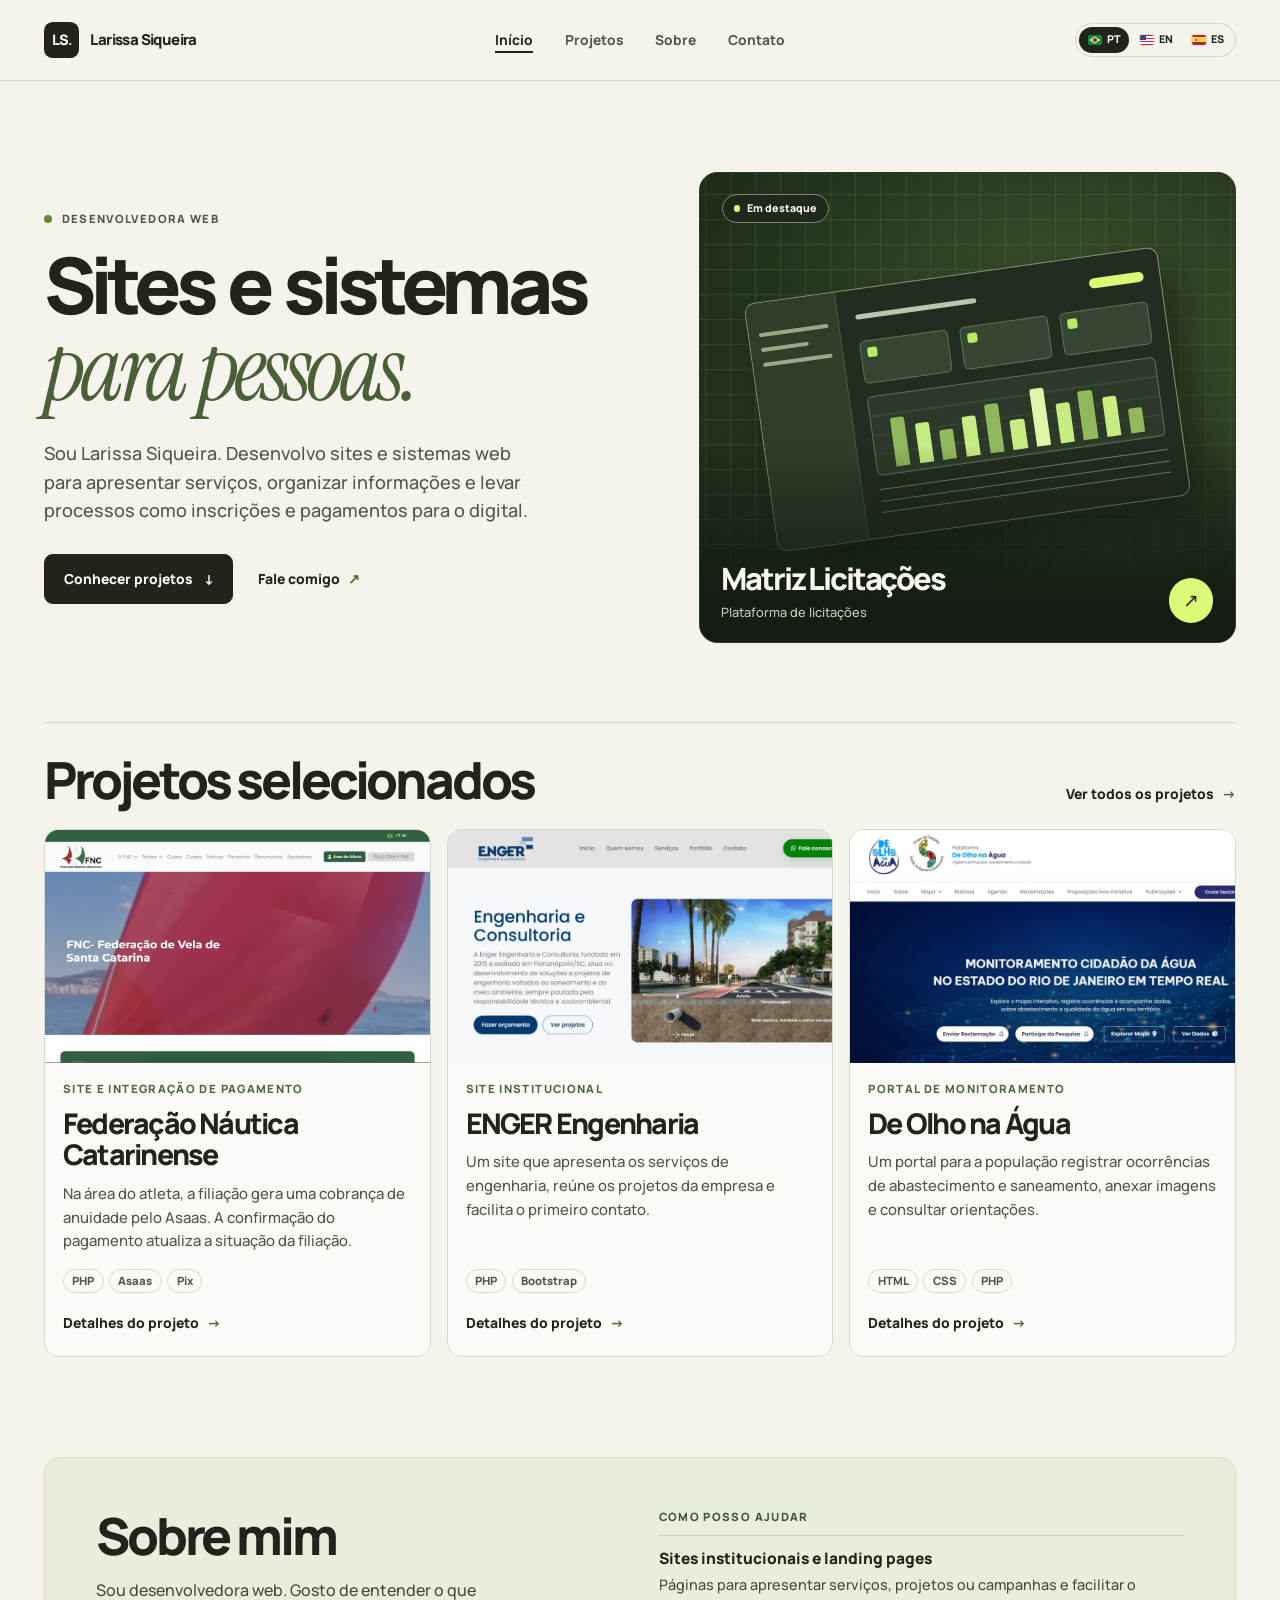
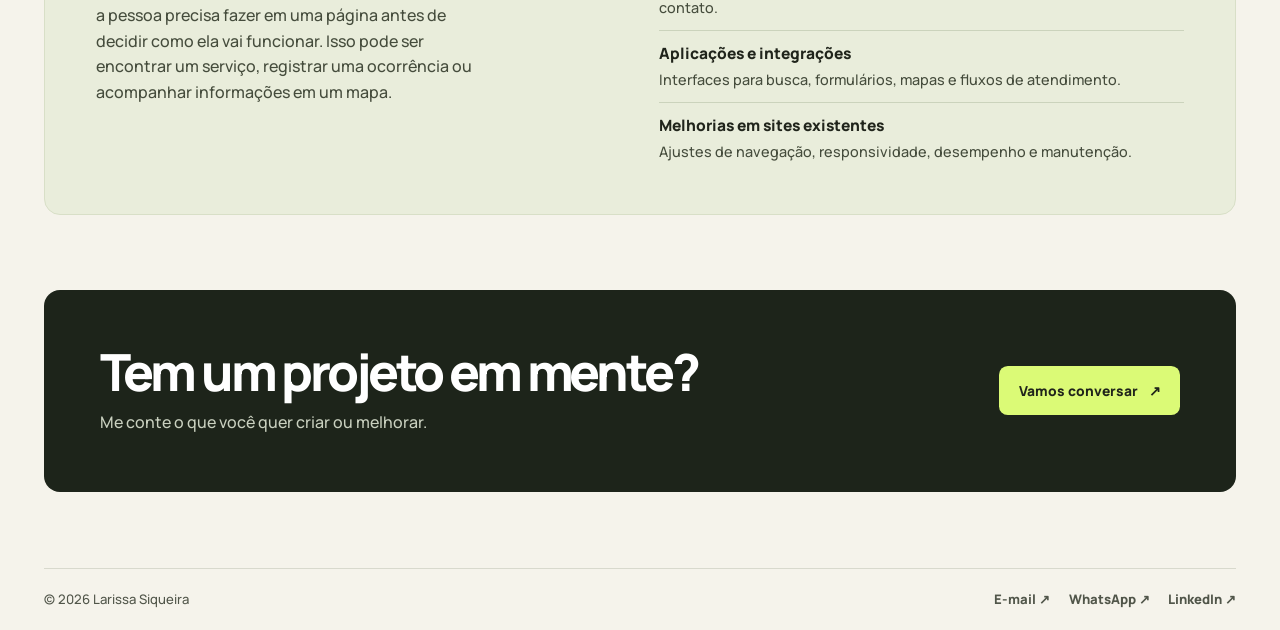
<file: index.html>
<!doctype html>
<html lang="pt-BR">
<head>
  <meta charset="utf-8">
  <meta name="viewport" content="width=device-width, initial-scale=1">
  <meta name="google-site-verification" content="0zKNQRGImhDc21jaoIME84ivaAds6Zmp0TI___X3YVc">
  <meta name="description" content="Portfólio de Larissa Siqueira. Sites institucionais, aplicações web e integrações.">
  <meta name="theme-color" content="#f5f3eb">
  <title>Larissa Siqueira — Desenvolvimento web</title>
  <link rel="alternate" hreflang="pt-BR" href="./index.html">
  <link rel="alternate" hreflang="en" href="./en/index.html">
  <link rel="alternate" hreflang="es" href="./es/index.html">
  <link rel="alternate" hreflang="x-default" href="./index.html">
  <link rel="icon" type="image/png" sizes="64x64" href="./assets/img/favicon.png">
  <link rel="preconnect" href="https://fonts.googleapis.com">
  <link rel="preconnect" href="https://fonts.gstatic.com" crossorigin>
  <link rel="stylesheet" href="https://fonts.googleapis.com/css2?family=Instrument+Serif:ital@1&amp;family=Manrope:wght@400..800&amp;display=swap">
  <link rel="stylesheet" href="./assets/css/main.css">
  <script src="./assets/js/script.js" defer></script>
</head>
<body>
  <a class="skip-link" href="#conteudo">Pular para o conteúdo</a>
  <header class="site-header">
    <div class="topbar wrap">
      <a class="brand" href="index.html"><span class="brand-mark" aria-hidden="true">LS<span>.</span></span> Larissa Siqueira</a>
      <nav class="main-nav" aria-label="Navegação principal">
        <a href="index.html" aria-current="page">Início</a>
        <a href="projetos.html">Projetos</a>
        <a href="index.html#sobre">Sobre</a>
        <a href="contato.html">Contato</a>
      </nav>
      <nav class="languages" aria-label="Idioma do site">
        <a href="./index.html" hreflang="pt-BR" lang="pt-BR" aria-label="Português (Brasil)" title="Português (Brasil)" aria-current="true"><span class="flag flag--pt" aria-hidden="true"></span><span aria-hidden="true">PT</span></a>
        <a href="./en/index.html" hreflang="en" lang="en" aria-label="English" title="English"><span class="flag flag--en" aria-hidden="true"></span><span aria-hidden="true">EN</span></a>
        <a href="./es/index.html" hreflang="es" lang="es" aria-label="Español" title="Español"><span class="flag flag--es" aria-hidden="true"></span><span aria-hidden="true">ES</span></a>
      </nav>
    </div>
  </header>
  <main id="conteudo" tabindex="-1" class="page page--home">
  <section class="hero wrap" id="inicio">
    <div class="hero-copy">
      <p class="eyebrow role"><span aria-hidden="true"></span>Desenvolvedora web</p>
      <h1>Sites e sistemas <em>para pessoas.</em></h1>
      <p class="hero-intro">Sou Larissa Siqueira. Desenvolvo sites e sistemas web para apresentar serviços, organizar informações e levar processos como inscrições e pagamentos para o digital.</p>
      <div class="hero-actions">
        <a class="button" href="#projetos">Conhecer projetos <span aria-hidden="true">↓</span></a>
        <a class="text-link" href="contato.html">Fale comigo <span aria-hidden="true">↗</span></a>
      </div>
    </div>
    <a class="hero-feature" href="projetos.html#matriz" aria-label="Conhecer o projeto · Matriz Licitações">
      <span class="feature-label"><span aria-hidden="true"></span>Em destaque</span>
      <div class="project-image project-image--matriz" aria-hidden="true">
        <div class="matrix-window">
          <div class="matrix-side"><i></i><i></i><i></i><i></i></div>
          <div class="matrix-content">
            <div class="matrix-top"><i></i><i></i></div>
            <div class="matrix-tiles"><i></i><i></i><i></i></div>
            <div class="matrix-chart"><i></i><i></i><i></i><i></i><i></i><i></i><i></i><i></i><i></i><i></i><i></i></div>
            <div class="matrix-table"><i></i><i></i><i></i></div>
          </div>
        </div>
      </div>
      <span class="feature-caption">
        <span><span class="feature-name">Matriz Licitações</span><span class="feature-category">Plataforma de licitações</span></span>
        <span class="feature-arrow" aria-hidden="true">↗</span>
      </span>
    </a>
  </section>
  <section class="work-section wrap" id="projetos" aria-labelledby="work-title">
    <div class="section-heading">
      <h2 id="work-title">Projetos selecionados</h2>
      <a class="text-link" href="projetos.html">Ver todos os projetos <span aria-hidden="true">→</span></a>
    </div>
    <div class="project-grid project-grid--home">
    <article id="fnc" class="project-card">
      <div class="project-image project-image--fnc">
        <img src="./assets/img/fnc.webp" alt="" width="1320" height="665" loading="lazy" decoding="async">
      </div>
      <div class="project-card-body">
        <p class="eyebrow">Site e integração de pagamento</p>
        <h3>Federação Náutica Catarinense</h3>
        <p>Na área do atleta, a filiação gera uma cobrança de anuidade pelo Asaas. A confirmação do pagamento atualiza a situação da filiação.</p>
        <ul class="tags"><li>PHP</li><li>Asaas</li><li>Pix</li></ul>
        <a class="text-link" href="projetos.html#fnc">Detalhes do projeto <span aria-hidden="true">→</span><span class="sr-only"> · Federação Náutica Catarinense</span></a>
      </div>
    </article>
    <article id="enger" class="project-card">
      <div class="project-image project-image--enger">
        <img src="./assets/img/enger.webp" alt="" width="1100" height="552" loading="lazy" decoding="async">
      </div>
      <div class="project-card-body">
        <p class="eyebrow">Site institucional</p>
        <h3>ENGER Engenharia</h3>
        <p>Um site que apresenta os serviços de engenharia, reúne os projetos da empresa e facilita o primeiro contato.</p>
        <ul class="tags"><li>PHP</li><li>Bootstrap</li></ul>
        <a class="text-link" href="projetos.html#enger">Detalhes do projeto <span aria-hidden="true">→</span><span class="sr-only"> · ENGER Engenharia</span></a>
      </div>
    </article>
    <article id="de-olho-na-agua" class="project-card">
      <div class="project-image project-image--de-olho-na-agua">
        <img src="./assets/img/de-olho-na-agua.webp" alt="" width="1100" height="541" loading="lazy" decoding="async">
      </div>
      <div class="project-card-body">
        <p class="eyebrow">Portal de monitoramento</p>
        <h3>De Olho na Água</h3>
        <p>Um portal para a população registrar ocorrências de abastecimento e saneamento, anexar imagens e consultar orientações.</p>
        <ul class="tags"><li>HTML</li><li>CSS</li><li>PHP</li></ul>
        <a class="text-link" href="projetos.html#de-olho-na-agua">Detalhes do projeto <span aria-hidden="true">→</span><span class="sr-only"> · De Olho na Água</span></a>
      </div>
    </article>
    </div>
  </section>
  <section class="about wrap" id="sobre" aria-labelledby="about-title">
    <div class="about-intro">
      <h2 id="about-title">Sobre mim</h2>
      <p>Sou desenvolvedora web. Gosto de entender o que a pessoa precisa fazer em uma página antes de decidir como ela vai funcionar. Isso pode ser encontrar um serviço, registrar uma ocorrência ou acompanhar informações em um mapa.</p>
    </div>
    <div id="servicos" class="services">
      <h3 class="eyebrow">Como posso ajudar</h3>
      <ul><li><h4>Sites institucionais e landing pages</h4><p>Páginas para apresentar serviços, projetos ou campanhas e facilitar o contato.</p></li><li><h4>Aplicações e integrações</h4><p>Interfaces para busca, formulários, mapas e fluxos de atendimento.</p></li><li><h4>Melhorias em sites existentes</h4><p>Ajustes de navegação, responsividade, desempenho e manutenção.</p></li></ul>
    </div>
  </section>
  <section class="callout wrap">
    <div><h2>Tem um projeto em mente?</h2><p>Me conte o que você quer criar ou melhorar.</p></div>
    <a class="button button--lime" href="contato.html">Vamos conversar <span aria-hidden="true">↗</span></a>
  </section>
  </main>
  <footer class="site-footer wrap">
    <p>© 2026 Larissa Siqueira</p>
    <div class="footer-links">
      <a href="mailto:larissasiqueira38@gmail.com">E-mail <span aria-hidden="true">↗</span></a>
      <a href="https://wa.me/5548984243166?text=Ol%C3%A1%2C%20Larissa!%20Vi%20seu%20portf%C3%B3lio%20e%20gostaria%20de%20conversar%20sobre%20um%20projeto." target="_blank" rel="noopener noreferrer">WhatsApp <span aria-hidden="true">↗</span></a>
      <a href="https://linkedin.com/in/larissa-siqueiraa/" target="_blank" rel="noopener noreferrer">LinkedIn <span aria-hidden="true">↗</span></a>
    </div>
  </footer>
</body>
</html>
</file>
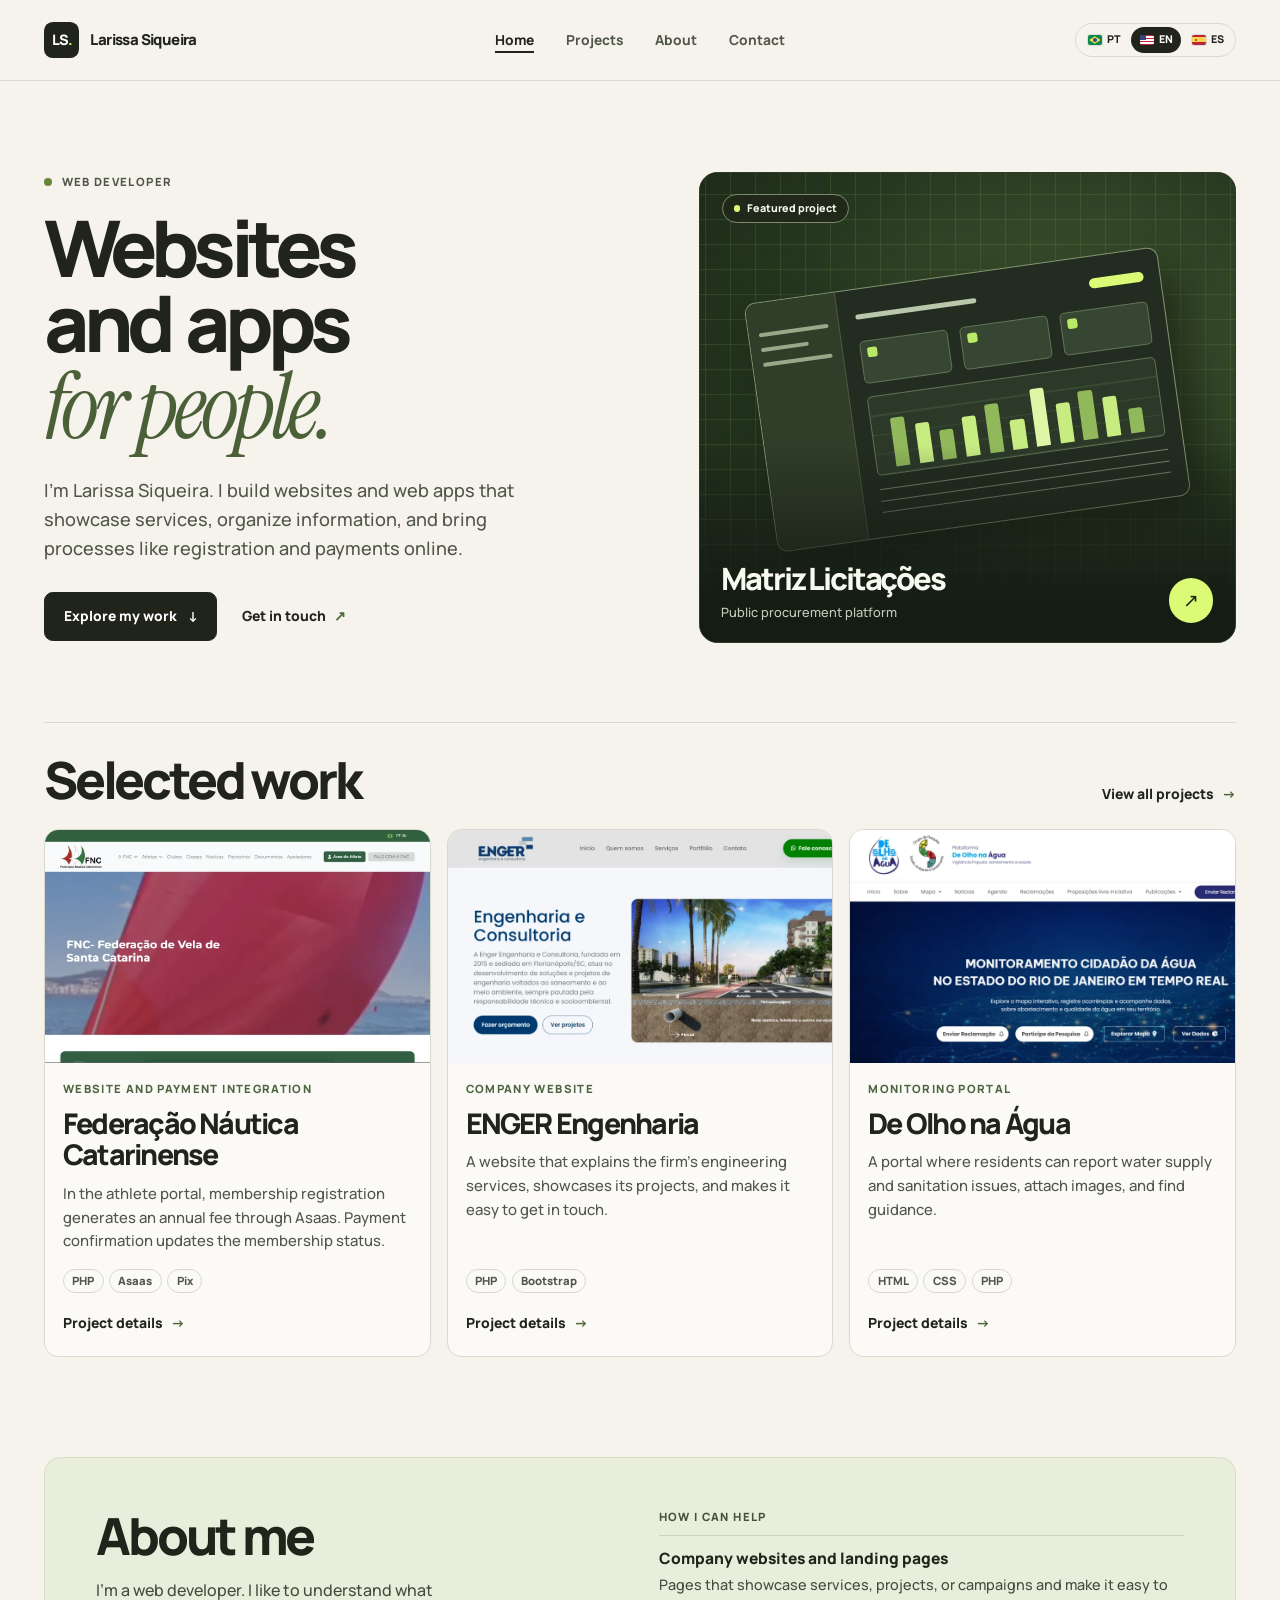
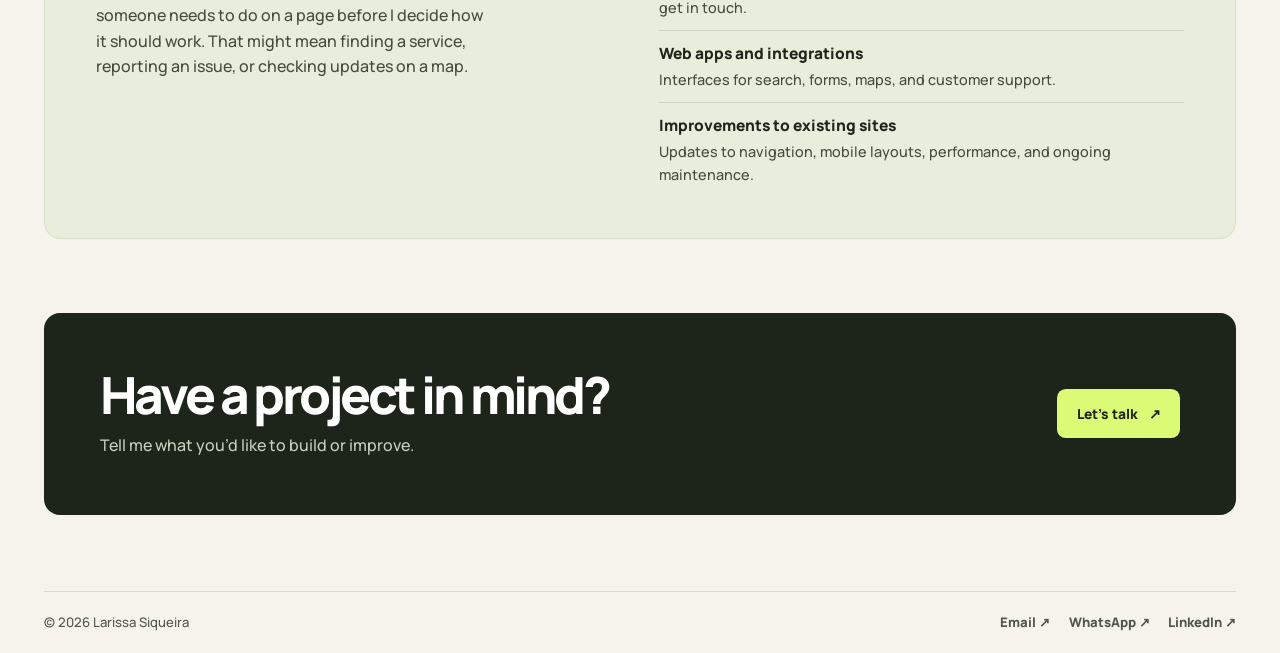
<file: en/index.html>
<!doctype html>
<html lang="en">
<head>
  <meta charset="utf-8">
  <meta name="viewport" content="width=device-width, initial-scale=1">
  <meta name="google-site-verification" content="0zKNQRGImhDc21jaoIME84ivaAds6Zmp0TI___X3YVc">
  <meta name="description" content="Larissa Siqueira’s portfolio. Company websites, web applications, and integrations.">
  <meta name="theme-color" content="#f5f3eb">
  <title>Larissa Siqueira — Web Development</title>
  <link rel="alternate" hreflang="pt-BR" href="../index.html">
  <link rel="alternate" hreflang="en" href="../en/index.html">
  <link rel="alternate" hreflang="es" href="../es/index.html">
  <link rel="alternate" hreflang="x-default" href="../index.html">
  <link rel="icon" type="image/png" sizes="64x64" href="../assets/img/favicon.png">
  <link rel="preconnect" href="https://fonts.googleapis.com">
  <link rel="preconnect" href="https://fonts.gstatic.com" crossorigin>
  <link rel="stylesheet" href="https://fonts.googleapis.com/css2?family=Instrument+Serif:ital@1&amp;family=Manrope:wght@400..800&amp;display=swap">
  <link rel="stylesheet" href="../assets/css/main.css">
  <script src="../assets/js/script.js" defer></script>
</head>
<body>
  <a class="skip-link" href="#conteudo">Skip to content</a>
  <header class="site-header">
    <div class="topbar wrap">
      <a class="brand" href="index.html"><span class="brand-mark" aria-hidden="true">LS<span>.</span></span> Larissa Siqueira</a>
      <nav class="main-nav" aria-label="Main navigation">
        <a href="index.html" aria-current="page">Home</a>
        <a href="projetos.html">Projects</a>
        <a href="index.html#sobre">About</a>
        <a href="contato.html">Contact</a>
      </nav>
      <nav class="languages" aria-label="Site language">
        <a href="../index.html" hreflang="pt-BR" lang="pt-BR" aria-label="Português (Brasil)" title="Português (Brasil)"><span class="flag flag--pt" aria-hidden="true"></span><span aria-hidden="true">PT</span></a>
        <a href="../en/index.html" hreflang="en" lang="en" aria-label="English" title="English" aria-current="true"><span class="flag flag--en" aria-hidden="true"></span><span aria-hidden="true">EN</span></a>
        <a href="../es/index.html" hreflang="es" lang="es" aria-label="Español" title="Español"><span class="flag flag--es" aria-hidden="true"></span><span aria-hidden="true">ES</span></a>
      </nav>
    </div>
  </header>
  <main id="conteudo" tabindex="-1" class="page page--home">
  <section class="hero wrap" id="inicio">
    <div class="hero-copy">
      <p class="eyebrow role"><span aria-hidden="true"></span>Web developer</p>
      <h1>Websites and apps <em>for people.</em></h1>
      <p class="hero-intro">I’m Larissa Siqueira. I build websites and web apps that showcase services, organize information, and bring processes like registration and payments online.</p>
      <div class="hero-actions">
        <a class="button" href="#projetos">Explore my work <span aria-hidden="true">↓</span></a>
        <a class="text-link" href="contato.html">Get in touch <span aria-hidden="true">↗</span></a>
      </div>
    </div>
    <a class="hero-feature" href="projetos.html#matriz" aria-label="Explore the project · Matriz Licitações">
      <span class="feature-label"><span aria-hidden="true"></span>Featured project</span>
      <div class="project-image project-image--matriz" aria-hidden="true">
        <div class="matrix-window">
          <div class="matrix-side"><i></i><i></i><i></i><i></i></div>
          <div class="matrix-content">
            <div class="matrix-top"><i></i><i></i></div>
            <div class="matrix-tiles"><i></i><i></i><i></i></div>
            <div class="matrix-chart"><i></i><i></i><i></i><i></i><i></i><i></i><i></i><i></i><i></i><i></i><i></i></div>
            <div class="matrix-table"><i></i><i></i><i></i></div>
          </div>
        </div>
      </div>
      <span class="feature-caption">
        <span><span class="feature-name">Matriz Licitações</span><span class="feature-category">Public procurement platform</span></span>
        <span class="feature-arrow" aria-hidden="true">↗</span>
      </span>
    </a>
  </section>
  <section class="work-section wrap" id="projetos" aria-labelledby="work-title">
    <div class="section-heading">
      <h2 id="work-title">Selected work</h2>
      <a class="text-link" href="projetos.html">View all projects <span aria-hidden="true">→</span></a>
    </div>
    <div class="project-grid project-grid--home">
    <article id="fnc" class="project-card">
      <div class="project-image project-image--fnc">
        <img src="../assets/img/fnc.webp" alt="" width="1320" height="665" loading="lazy" decoding="async">
      </div>
      <div class="project-card-body">
        <p class="eyebrow">Website and payment integration</p>
        <h3>Federação Náutica Catarinense</h3>
        <p>In the athlete portal, membership registration generates an annual fee through Asaas. Payment confirmation updates the membership status.</p>
        <ul class="tags"><li>PHP</li><li>Asaas</li><li>Pix</li></ul>
        <a class="text-link" href="projetos.html#fnc">Project details <span aria-hidden="true">→</span><span class="sr-only"> · Federação Náutica Catarinense</span></a>
      </div>
    </article>
    <article id="enger" class="project-card">
      <div class="project-image project-image--enger">
        <img src="../assets/img/enger.webp" alt="" width="1100" height="552" loading="lazy" decoding="async">
      </div>
      <div class="project-card-body">
        <p class="eyebrow">Company website</p>
        <h3>ENGER Engenharia</h3>
        <p>A website that explains the firm’s engineering services, showcases its projects, and makes it easy to get in touch.</p>
        <ul class="tags"><li>PHP</li><li>Bootstrap</li></ul>
        <a class="text-link" href="projetos.html#enger">Project details <span aria-hidden="true">→</span><span class="sr-only"> · ENGER Engenharia</span></a>
      </div>
    </article>
    <article id="de-olho-na-agua" class="project-card">
      <div class="project-image project-image--de-olho-na-agua">
        <img src="../assets/img/de-olho-na-agua.webp" alt="" width="1100" height="541" loading="lazy" decoding="async">
      </div>
      <div class="project-card-body">
        <p class="eyebrow">Monitoring portal</p>
        <h3>De Olho na Água</h3>
        <p>A portal where residents can report water supply and sanitation issues, attach images, and find guidance.</p>
        <ul class="tags"><li>HTML</li><li>CSS</li><li>PHP</li></ul>
        <a class="text-link" href="projetos.html#de-olho-na-agua">Project details <span aria-hidden="true">→</span><span class="sr-only"> · De Olho na Água</span></a>
      </div>
    </article>
    </div>
  </section>
  <section class="about wrap" id="sobre" aria-labelledby="about-title">
    <div class="about-intro">
      <h2 id="about-title">About me</h2>
      <p>I’m a web developer. I like to understand what someone needs to do on a page before I decide how it should work. That might mean finding a service, reporting an issue, or checking updates on a map.</p>
    </div>
    <div id="servicos" class="services">
      <h3 class="eyebrow">How I can help</h3>
      <ul><li><h4>Company websites and landing pages</h4><p>Pages that showcase services, projects, or campaigns and make it easy to get in touch.</p></li><li><h4>Web apps and integrations</h4><p>Interfaces for search, forms, maps, and customer support.</p></li><li><h4>Improvements to existing sites</h4><p>Updates to navigation, mobile layouts, performance, and ongoing maintenance.</p></li></ul>
    </div>
  </section>
  <section class="callout wrap">
    <div><h2>Have a project in mind?</h2><p>Tell me what you’d like to build or improve.</p></div>
    <a class="button button--lime" href="contato.html">Let’s talk <span aria-hidden="true">↗</span></a>
  </section>
  </main>
  <footer class="site-footer wrap">
    <p>© 2026 Larissa Siqueira</p>
    <div class="footer-links">
      <a href="mailto:larissasiqueira38@gmail.com">Email <span aria-hidden="true">↗</span></a>
      <a href="https://wa.me/5548984243166?text=Hi%20Larissa!%20I%20saw%20your%20portfolio%20and%20would%20like%20to%20talk%20about%20a%20project." target="_blank" rel="noopener noreferrer">WhatsApp <span aria-hidden="true">↗</span></a>
      <a href="https://linkedin.com/in/larissa-siqueiraa/" target="_blank" rel="noopener noreferrer">LinkedIn <span aria-hidden="true">↗</span></a>
    </div>
  </footer>
</body>
</html>
</file>
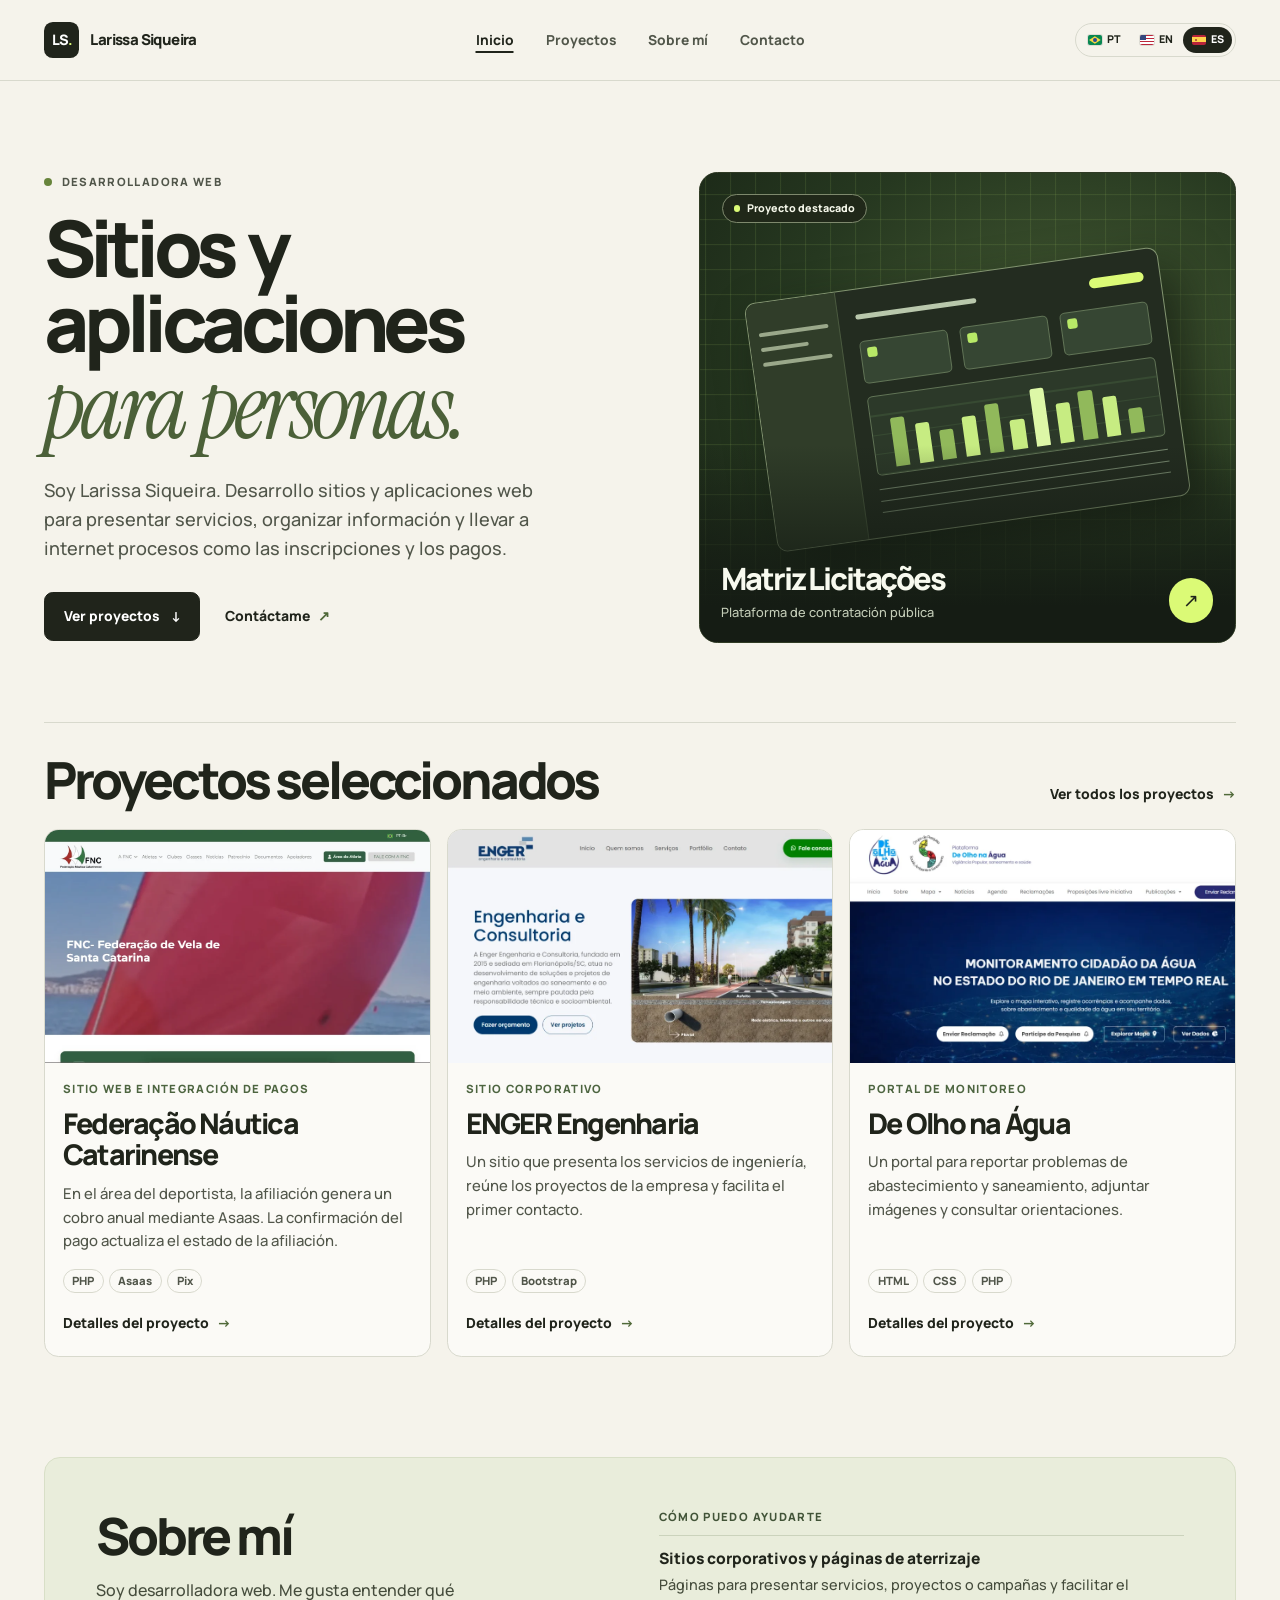
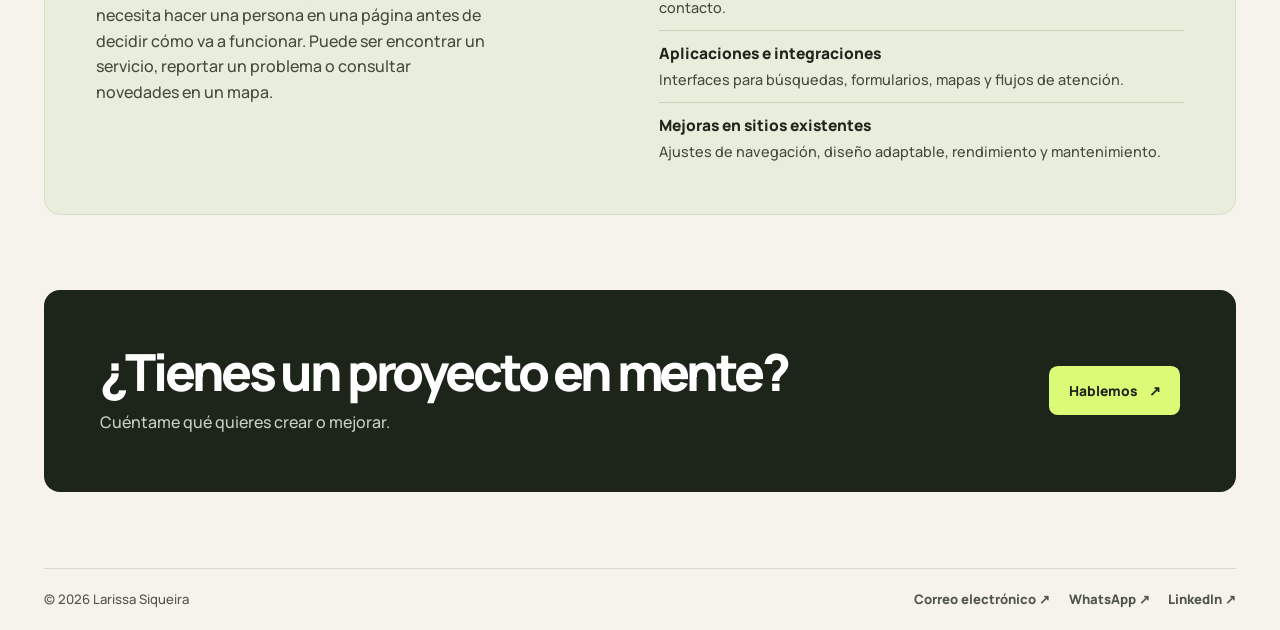
<file: es/index.html>
<!doctype html>
<html lang="es">
<head>
  <meta charset="utf-8">
  <meta name="viewport" content="width=device-width, initial-scale=1">
  <meta name="google-site-verification" content="0zKNQRGImhDc21jaoIME84ivaAds6Zmp0TI___X3YVc">
  <meta name="description" content="Portafolio de Larissa Siqueira. Sitios corporativos, aplicaciones web e integraciones.">
  <meta name="theme-color" content="#f5f3eb">
  <title>Larissa Siqueira — Desarrollo web</title>
  <link rel="alternate" hreflang="pt-BR" href="../index.html">
  <link rel="alternate" hreflang="en" href="../en/index.html">
  <link rel="alternate" hreflang="es" href="../es/index.html">
  <link rel="alternate" hreflang="x-default" href="../index.html">
  <link rel="icon" type="image/png" sizes="64x64" href="../assets/img/favicon.png">
  <link rel="preconnect" href="https://fonts.googleapis.com">
  <link rel="preconnect" href="https://fonts.gstatic.com" crossorigin>
  <link rel="stylesheet" href="https://fonts.googleapis.com/css2?family=Instrument+Serif:ital@1&amp;family=Manrope:wght@400..800&amp;display=swap">
  <link rel="stylesheet" href="../assets/css/main.css">
  <script src="../assets/js/script.js" defer></script>
</head>
<body>
  <a class="skip-link" href="#conteudo">Saltar al contenido</a>
  <header class="site-header">
    <div class="topbar wrap">
      <a class="brand" href="index.html"><span class="brand-mark" aria-hidden="true">LS<span>.</span></span> Larissa Siqueira</a>
      <nav class="main-nav" aria-label="Navegación principal">
        <a href="index.html" aria-current="page">Inicio</a>
        <a href="projetos.html">Proyectos</a>
        <a href="index.html#sobre">Sobre mí</a>
        <a href="contato.html">Contacto</a>
      </nav>
      <nav class="languages" aria-label="Idioma del sitio">
        <a href="../index.html" hreflang="pt-BR" lang="pt-BR" aria-label="Português (Brasil)" title="Português (Brasil)"><span class="flag flag--pt" aria-hidden="true"></span><span aria-hidden="true">PT</span></a>
        <a href="../en/index.html" hreflang="en" lang="en" aria-label="English" title="English"><span class="flag flag--en" aria-hidden="true"></span><span aria-hidden="true">EN</span></a>
        <a href="../es/index.html" hreflang="es" lang="es" aria-label="Español" title="Español" aria-current="true"><span class="flag flag--es" aria-hidden="true"></span><span aria-hidden="true">ES</span></a>
      </nav>
    </div>
  </header>
  <main id="conteudo" tabindex="-1" class="page page--home">
  <section class="hero wrap" id="inicio">
    <div class="hero-copy">
      <p class="eyebrow role"><span aria-hidden="true"></span>Desarrolladora web</p>
      <h1>Sitios y aplicaciones <em>para personas.</em></h1>
      <p class="hero-intro">Soy Larissa Siqueira. Desarrollo sitios y aplicaciones web para presentar servicios, organizar información y llevar a internet procesos como las inscripciones y los pagos.</p>
      <div class="hero-actions">
        <a class="button" href="#projetos">Ver proyectos <span aria-hidden="true">↓</span></a>
        <a class="text-link" href="contato.html">Contáctame <span aria-hidden="true">↗</span></a>
      </div>
    </div>
    <a class="hero-feature" href="projetos.html#matriz" aria-label="Conocer el proyecto · Matriz Licitações">
      <span class="feature-label"><span aria-hidden="true"></span>Proyecto destacado</span>
      <div class="project-image project-image--matriz" aria-hidden="true">
        <div class="matrix-window">
          <div class="matrix-side"><i></i><i></i><i></i><i></i></div>
          <div class="matrix-content">
            <div class="matrix-top"><i></i><i></i></div>
            <div class="matrix-tiles"><i></i><i></i><i></i></div>
            <div class="matrix-chart"><i></i><i></i><i></i><i></i><i></i><i></i><i></i><i></i><i></i><i></i><i></i></div>
            <div class="matrix-table"><i></i><i></i><i></i></div>
          </div>
        </div>
      </div>
      <span class="feature-caption">
        <span><span class="feature-name">Matriz Licitações</span><span class="feature-category">Plataforma de contratación pública</span></span>
        <span class="feature-arrow" aria-hidden="true">↗</span>
      </span>
    </a>
  </section>
  <section class="work-section wrap" id="projetos" aria-labelledby="work-title">
    <div class="section-heading">
      <h2 id="work-title">Proyectos seleccionados</h2>
      <a class="text-link" href="projetos.html">Ver todos los proyectos <span aria-hidden="true">→</span></a>
    </div>
    <div class="project-grid project-grid--home">
    <article id="fnc" class="project-card">
      <div class="project-image project-image--fnc">
        <img src="../assets/img/fnc.webp" alt="" width="1320" height="665" loading="lazy" decoding="async">
      </div>
      <div class="project-card-body">
        <p class="eyebrow">Sitio web e integración de pagos</p>
        <h3>Federação Náutica Catarinense</h3>
        <p>En el área del deportista, la afiliación genera un cobro anual mediante Asaas. La confirmación del pago actualiza el estado de la afiliación.</p>
        <ul class="tags"><li>PHP</li><li>Asaas</li><li>Pix</li></ul>
        <a class="text-link" href="projetos.html#fnc">Detalles del proyecto <span aria-hidden="true">→</span><span class="sr-only"> · Federação Náutica Catarinense</span></a>
      </div>
    </article>
    <article id="enger" class="project-card">
      <div class="project-image project-image--enger">
        <img src="../assets/img/enger.webp" alt="" width="1100" height="552" loading="lazy" decoding="async">
      </div>
      <div class="project-card-body">
        <p class="eyebrow">Sitio corporativo</p>
        <h3>ENGER Engenharia</h3>
        <p>Un sitio que presenta los servicios de ingeniería, reúne los proyectos de la empresa y facilita el primer contacto.</p>
        <ul class="tags"><li>PHP</li><li>Bootstrap</li></ul>
        <a class="text-link" href="projetos.html#enger">Detalles del proyecto <span aria-hidden="true">→</span><span class="sr-only"> · ENGER Engenharia</span></a>
      </div>
    </article>
    <article id="de-olho-na-agua" class="project-card">
      <div class="project-image project-image--de-olho-na-agua">
        <img src="../assets/img/de-olho-na-agua.webp" alt="" width="1100" height="541" loading="lazy" decoding="async">
      </div>
      <div class="project-card-body">
        <p class="eyebrow">Portal de monitoreo</p>
        <h3>De Olho na Água</h3>
        <p>Un portal para reportar problemas de abastecimiento y saneamiento, adjuntar imágenes y consultar orientaciones.</p>
        <ul class="tags"><li>HTML</li><li>CSS</li><li>PHP</li></ul>
        <a class="text-link" href="projetos.html#de-olho-na-agua">Detalles del proyecto <span aria-hidden="true">→</span><span class="sr-only"> · De Olho na Água</span></a>
      </div>
    </article>
    </div>
  </section>
  <section class="about wrap" id="sobre" aria-labelledby="about-title">
    <div class="about-intro">
      <h2 id="about-title">Sobre mí</h2>
      <p>Soy desarrolladora web. Me gusta entender qué necesita hacer una persona en una página antes de decidir cómo va a funcionar. Puede ser encontrar un servicio, reportar un problema o consultar novedades en un mapa.</p>
    </div>
    <div id="servicos" class="services">
      <h3 class="eyebrow">Cómo puedo ayudarte</h3>
      <ul><li><h4>Sitios corporativos y páginas de aterrizaje</h4><p>Páginas para presentar servicios, proyectos o campañas y facilitar el contacto.</p></li><li><h4>Aplicaciones e integraciones</h4><p>Interfaces para búsquedas, formularios, mapas y flujos de atención.</p></li><li><h4>Mejoras en sitios existentes</h4><p>Ajustes de navegación, diseño adaptable, rendimiento y mantenimiento.</p></li></ul>
    </div>
  </section>
  <section class="callout wrap">
    <div><h2>¿Tienes un proyecto en mente?</h2><p>Cuéntame qué quieres crear o mejorar.</p></div>
    <a class="button button--lime" href="contato.html">Hablemos <span aria-hidden="true">↗</span></a>
  </section>
  </main>
  <footer class="site-footer wrap">
    <p>© 2026 Larissa Siqueira</p>
    <div class="footer-links">
      <a href="mailto:larissasiqueira38@gmail.com">Correo electrónico <span aria-hidden="true">↗</span></a>
      <a href="https://wa.me/5548984243166?text=%C2%A1Hola%2C%20Larissa!%20Vi%20tu%20portafolio%20y%20me%20gustar%C3%ADa%20hablar%20sobre%20un%20proyecto." target="_blank" rel="noopener noreferrer">WhatsApp <span aria-hidden="true">↗</span></a>
      <a href="https://linkedin.com/in/larissa-siqueiraa/" target="_blank" rel="noopener noreferrer">LinkedIn <span aria-hidden="true">↗</span></a>
    </div>
  </footer>
</body>
</html>
</file>
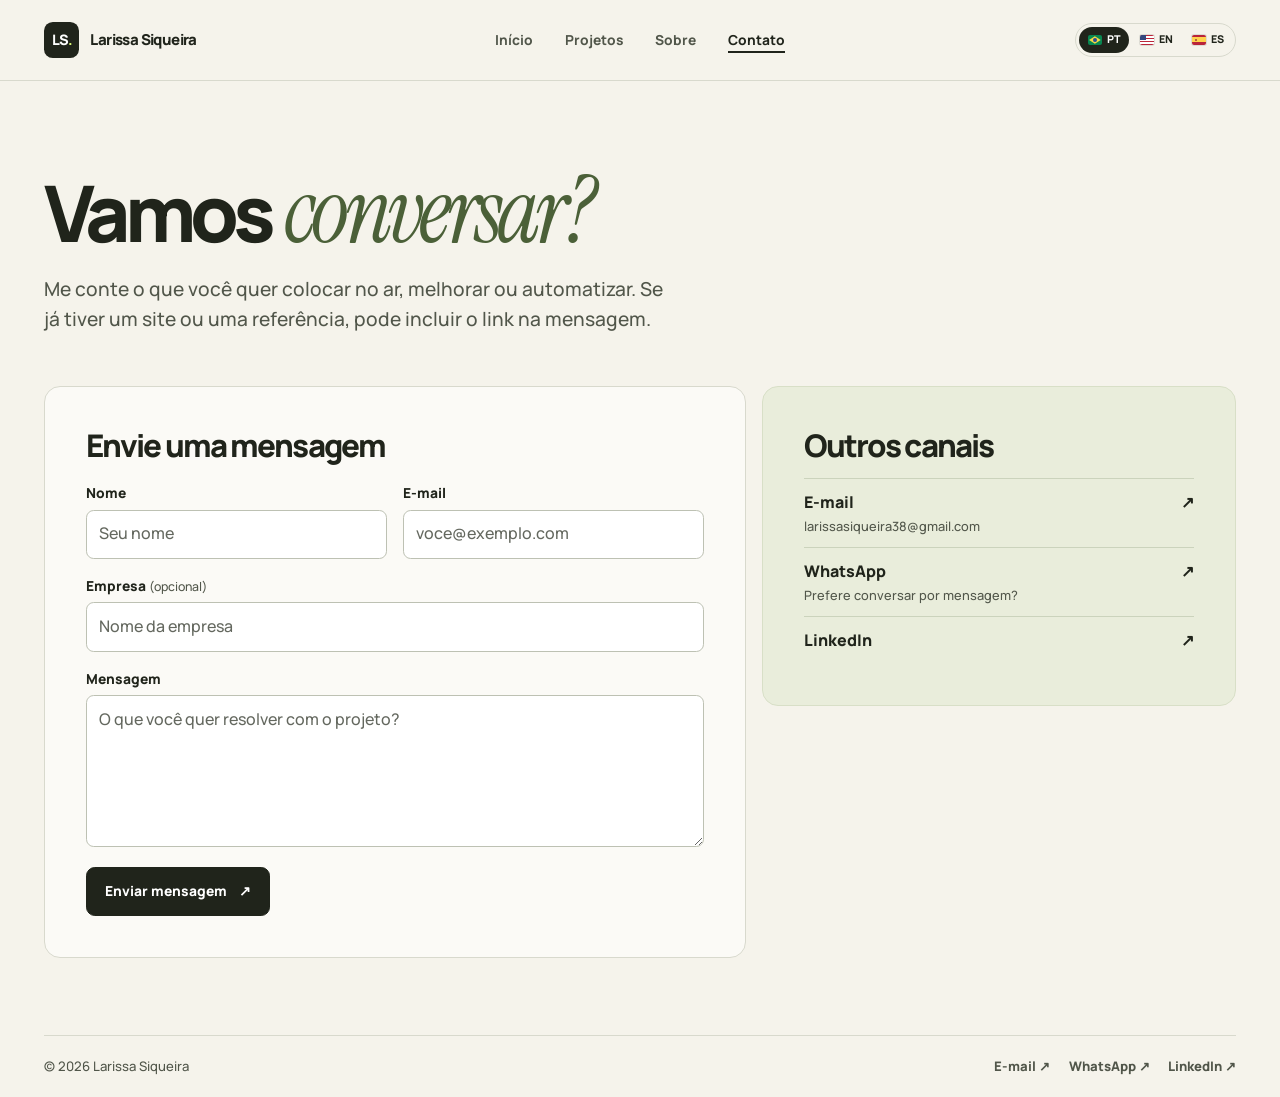
<file: contato.html>
<!doctype html>
<html lang="pt-BR">
<head>
  <meta charset="utf-8">
  <meta name="viewport" content="width=device-width, initial-scale=1">
  <meta name="google-site-verification" content="0zKNQRGImhDc21jaoIME84ivaAds6Zmp0TI___X3YVc">
  <meta name="description" content="Entre em contato com Larissa Siqueira para conversar sobre sites, aplicações web e integrações.">
  <meta name="theme-color" content="#f5f3eb">
  <title>Contato — Larissa Siqueira</title>
  <link rel="alternate" hreflang="pt-BR" href="./contato.html">
  <link rel="alternate" hreflang="en" href="./en/contato.html">
  <link rel="alternate" hreflang="es" href="./es/contato.html">
  <link rel="alternate" hreflang="x-default" href="./contato.html">
  <link rel="icon" type="image/png" sizes="64x64" href="./assets/img/favicon.png">
  <link rel="preconnect" href="https://fonts.googleapis.com">
  <link rel="preconnect" href="https://fonts.gstatic.com" crossorigin>
  <link rel="stylesheet" href="https://fonts.googleapis.com/css2?family=Instrument+Serif:ital@1&amp;family=Manrope:wght@400..800&amp;display=swap">
  <link rel="stylesheet" href="./assets/css/main.css">
  <script src="./assets/js/script.js" defer></script>
</head>
<body>
  <a class="skip-link" href="#conteudo">Pular para o conteúdo</a>
  <header class="site-header">
    <div class="topbar wrap">
      <a class="brand" href="index.html"><span class="brand-mark" aria-hidden="true">LS<span>.</span></span> Larissa Siqueira</a>
      <nav class="main-nav" aria-label="Navegação principal">
        <a href="index.html">Início</a>
        <a href="projetos.html">Projetos</a>
        <a href="index.html#sobre">Sobre</a>
        <a href="contato.html" aria-current="page">Contato</a>
      </nav>
      <nav class="languages" aria-label="Idioma do site">
        <a href="./contato.html" hreflang="pt-BR" lang="pt-BR" aria-label="Português (Brasil)" title="Português (Brasil)" aria-current="true"><span class="flag flag--pt" aria-hidden="true"></span><span aria-hidden="true">PT</span></a>
        <a href="./en/contato.html" hreflang="en" lang="en" aria-label="English" title="English"><span class="flag flag--en" aria-hidden="true"></span><span aria-hidden="true">EN</span></a>
        <a href="./es/contato.html" hreflang="es" lang="es" aria-label="Español" title="Español"><span class="flag flag--es" aria-hidden="true"></span><span aria-hidden="true">ES</span></a>
      </nav>
    </div>
  </header>
  <main id="conteudo" tabindex="-1" class="page page--contact">
  <header class="page-heading wrap">
    <h1>Vamos <em>conversar?</em></h1>
    <p>Me conte o que você quer colocar no ar, melhorar ou automatizar. Se já tiver um site ou uma referência, pode incluir o link na mensagem.</p>
  </header>
  <div class="contact-grid wrap">
    <section class="contact-form-panel">
      <h2>Envie uma mensagem</h2>
      <form id="contact-form" action="https://formspree.io/f/xpqodvrk" method="post"
        data-sending="Enviando…" data-success="Mensagem enviada. Vou responder pelo e-mail informado." data-error="Não foi possível enviar. Tente novamente ou fale comigo por e-mail."
        data-offline="Falha na conexão. Confira sua internet e tente novamente." data-required="Preencha este campo." data-invalid-email="Informe um e-mail válido.">
        <input type="hidden" name="_subject" value="Novo contato pelo portfólio">
        <div class="form-fields">
          <div class="form-field">
            <label for="nome">Nome</label>
            <input id="nome" name="nome" autocomplete="name" placeholder="Seu nome" required>
          </div>
          <div class="form-field">
            <label for="email">E-mail</label>
            <input id="email" name="email" type="email" autocomplete="email" placeholder="voce@exemplo.com" required>
          </div>
          <div class="form-field form-field--wide">
            <label for="empresa">Empresa <span>(opcional)</span></label>
            <input id="empresa" name="empresa" autocomplete="organization" placeholder="Nome da empresa">
          </div>
          <div class="form-field form-field--wide">
            <label for="mensagem">Mensagem</label>
            <textarea id="mensagem" name="mensagem" rows="5" placeholder="O que você quer resolver com o projeto?" required></textarea>
          </div>
        </div>
        <button class="button" type="submit"><span data-submit-label>Enviar mensagem</span> <span aria-hidden="true">↗</span></button>
        <p class="form-status" role="status" aria-live="polite" aria-atomic="true"></p>
      </form>
    </section>
    <aside class="contact-direct">
      <h2>Outros canais</h2>
      <ul>
        <li><a href="mailto:larissasiqueira38@gmail.com"><span>E-mail<small>larissasiqueira38@gmail.com</small></span> <span aria-hidden="true">↗</span></a></li>
        <li><a href="https://wa.me/5548984243166?text=Ol%C3%A1%2C%20Larissa!%20Vi%20seu%20portf%C3%B3lio%20e%20gostaria%20de%20conversar%20sobre%20um%20projeto." target="_blank" rel="noopener noreferrer"><span>WhatsApp<small>Prefere conversar por mensagem?</small></span> <span aria-hidden="true">↗</span></a></li>
        <li><a href="https://linkedin.com/in/larissa-siqueiraa/" target="_blank" rel="noopener noreferrer"><span>LinkedIn</span> <span aria-hidden="true">↗</span></a></li>
      </ul>
    </aside>
  </div>
  </main>
  <footer class="site-footer wrap">
    <p>© 2026 Larissa Siqueira</p>
    <div class="footer-links">
      <a href="mailto:larissasiqueira38@gmail.com">E-mail <span aria-hidden="true">↗</span></a>
      <a href="https://wa.me/5548984243166?text=Ol%C3%A1%2C%20Larissa!%20Vi%20seu%20portf%C3%B3lio%20e%20gostaria%20de%20conversar%20sobre%20um%20projeto." target="_blank" rel="noopener noreferrer">WhatsApp <span aria-hidden="true">↗</span></a>
      <a href="https://linkedin.com/in/larissa-siqueiraa/" target="_blank" rel="noopener noreferrer">LinkedIn <span aria-hidden="true">↗</span></a>
    </div>
  </footer>
</body>
</html>
</file>
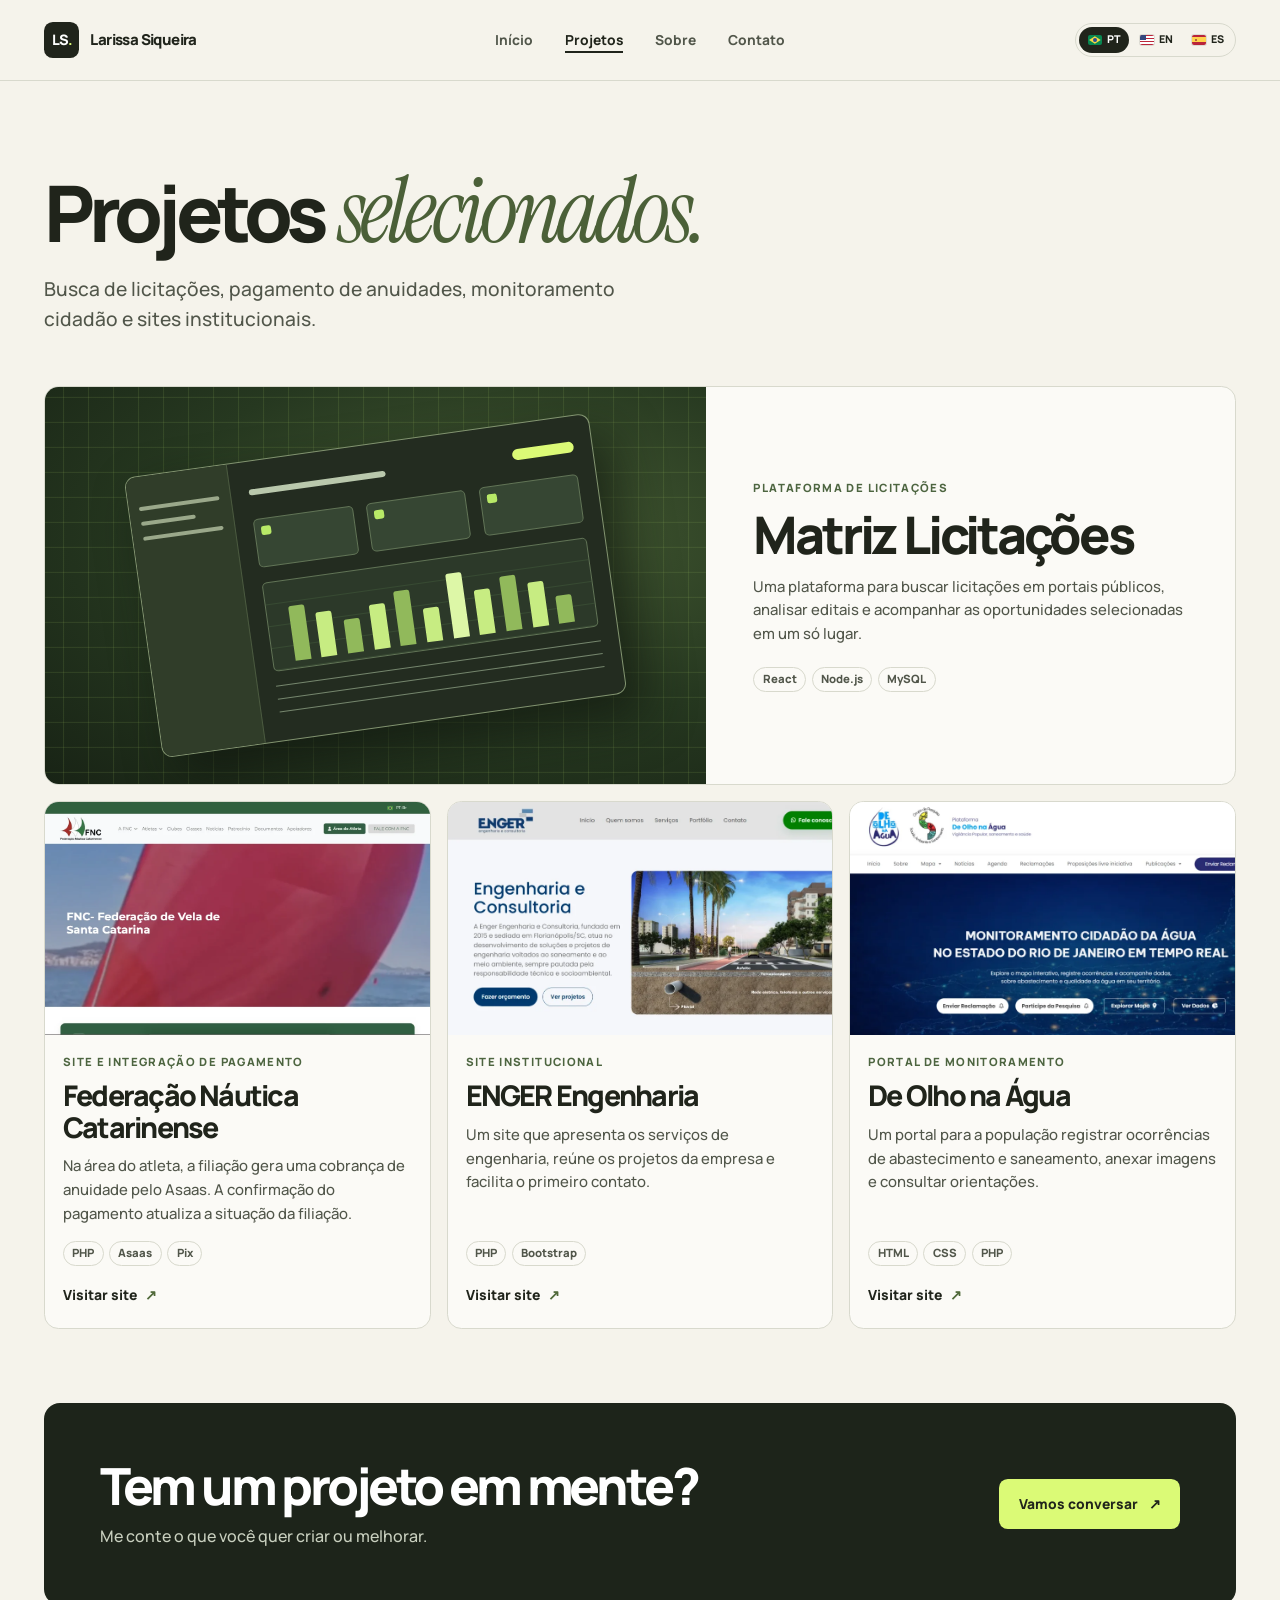
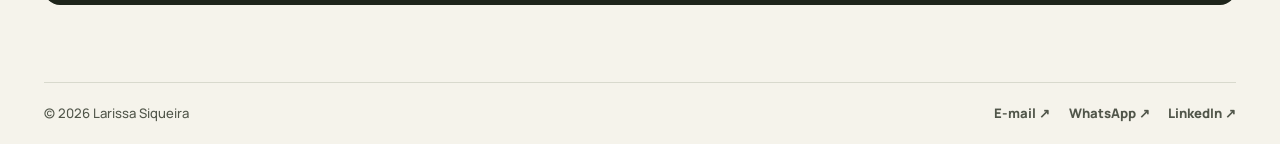
<file: projetos.html>
<!doctype html>
<html lang="pt-BR">
<head>
  <meta charset="utf-8">
  <meta name="viewport" content="width=device-width, initial-scale=1">
  <meta name="google-site-verification" content="0zKNQRGImhDc21jaoIME84ivaAds6Zmp0TI___X3YVc">
  <meta name="description" content="Conheça aplicações, sites e portais desenvolvidos por Larissa Siqueira.">
  <meta name="theme-color" content="#f5f3eb">
  <title>Projetos — Larissa Siqueira</title>
  <link rel="alternate" hreflang="pt-BR" href="./projetos.html">
  <link rel="alternate" hreflang="en" href="./en/projetos.html">
  <link rel="alternate" hreflang="es" href="./es/projetos.html">
  <link rel="alternate" hreflang="x-default" href="./projetos.html">
  <link rel="icon" type="image/png" sizes="64x64" href="./assets/img/favicon.png">
  <link rel="preconnect" href="https://fonts.googleapis.com">
  <link rel="preconnect" href="https://fonts.gstatic.com" crossorigin>
  <link rel="stylesheet" href="https://fonts.googleapis.com/css2?family=Instrument+Serif:ital@1&amp;family=Manrope:wght@400..800&amp;display=swap">
  <link rel="stylesheet" href="./assets/css/main.css">
  <script src="./assets/js/script.js" defer></script>
</head>
<body>
  <a class="skip-link" href="#conteudo">Pular para o conteúdo</a>
  <header class="site-header">
    <div class="topbar wrap">
      <a class="brand" href="index.html"><span class="brand-mark" aria-hidden="true">LS<span>.</span></span> Larissa Siqueira</a>
      <nav class="main-nav" aria-label="Navegação principal">
        <a href="index.html">Início</a>
        <a href="projetos.html" aria-current="page">Projetos</a>
        <a href="index.html#sobre">Sobre</a>
        <a href="contato.html">Contato</a>
      </nav>
      <nav class="languages" aria-label="Idioma do site">
        <a href="./projetos.html" hreflang="pt-BR" lang="pt-BR" aria-label="Português (Brasil)" title="Português (Brasil)" aria-current="true"><span class="flag flag--pt" aria-hidden="true"></span><span aria-hidden="true">PT</span></a>
        <a href="./en/projetos.html" hreflang="en" lang="en" aria-label="English" title="English"><span class="flag flag--en" aria-hidden="true"></span><span aria-hidden="true">EN</span></a>
        <a href="./es/projetos.html" hreflang="es" lang="es" aria-label="Español" title="Español"><span class="flag flag--es" aria-hidden="true"></span><span aria-hidden="true">ES</span></a>
      </nav>
    </div>
  </header>
  <main id="conteudo" tabindex="-1" class="page page--projects">
  <header class="page-heading wrap">
    <h1>Projetos <em>selecionados.</em></h1>
    <p>Busca de licitações, pagamento de anuidades, monitoramento cidadão e sites institucionais.</p>
  </header>
  <section class="project-list wrap" aria-label="Projetos">
    <article id="matriz" class="featured-project project-card">
      <div class="project-image project-image--matriz" aria-hidden="true">
        <div class="matrix-window">
          <div class="matrix-side"><i></i><i></i><i></i><i></i></div>
          <div class="matrix-content">
            <div class="matrix-top"><i></i><i></i></div>
            <div class="matrix-tiles"><i></i><i></i><i></i></div>
            <div class="matrix-chart"><i></i><i></i><i></i><i></i><i></i><i></i><i></i><i></i><i></i><i></i><i></i></div>
            <div class="matrix-table"><i></i><i></i><i></i></div>
          </div>
        </div>
      </div>
      <div class="project-card-body">
        <p class="eyebrow">Plataforma de licitações</p>
        <h2>Matriz Licitações</h2>
        <p>Uma plataforma para buscar licitações em portais públicos, analisar editais e acompanhar as oportunidades selecionadas em um só lugar.</p>
        <ul class="tags"><li>React</li><li>Node.js</li><li>MySQL</li></ul>
      </div>
    </article>
    <div class="project-grid project-grid--list">
    <article id="fnc" class="project-card">
      <div class="project-image project-image--fnc">
        <img src="./assets/img/fnc.webp" alt="" width="1320" height="665" loading="lazy" decoding="async">
      </div>
      <div class="project-card-body">
        <p class="eyebrow">Site e integração de pagamento</p>
        <h2>Federação Náutica Catarinense</h2>
        <p>Na área do atleta, a filiação gera uma cobrança de anuidade pelo Asaas. A confirmação do pagamento atualiza a situação da filiação.</p>
        <ul class="tags"><li>PHP</li><li>Asaas</li><li>Pix</li></ul>
        <a class="text-link" href="https://velasc.org.br/" target="_blank" rel="noopener noreferrer">Visitar site <span aria-hidden="true">↗</span><span class="sr-only"> · Federação Náutica Catarinense</span></a>
      </div>
    </article>
    <article id="enger" class="project-card">
      <div class="project-image project-image--enger">
        <img src="./assets/img/enger.webp" alt="" width="1100" height="552" loading="lazy" decoding="async">
      </div>
      <div class="project-card-body">
        <p class="eyebrow">Site institucional</p>
        <h2>ENGER Engenharia</h2>
        <p>Um site que apresenta os serviços de engenharia, reúne os projetos da empresa e facilita o primeiro contato.</p>
        <ul class="tags"><li>PHP</li><li>Bootstrap</li></ul>
        <a class="text-link" href="https://www.engenhariaenger.com.br/" target="_blank" rel="noopener noreferrer">Visitar site <span aria-hidden="true">↗</span><span class="sr-only"> · ENGER Engenharia</span></a>
      </div>
    </article>
    <article id="de-olho-na-agua" class="project-card">
      <div class="project-image project-image--de-olho-na-agua">
        <img src="./assets/img/de-olho-na-agua.webp" alt="" width="1100" height="541" loading="lazy" decoding="async">
      </div>
      <div class="project-card-body">
        <p class="eyebrow">Portal de monitoramento</p>
        <h2>De Olho na Água</h2>
        <p>Um portal para a população registrar ocorrências de abastecimento e saneamento, anexar imagens e consultar orientações.</p>
        <ul class="tags"><li>HTML</li><li>CSS</li><li>PHP</li></ul>
        <a class="text-link" href="https://www.deolhonaagua.eco.br/portal/" target="_blank" rel="noopener noreferrer">Visitar site <span aria-hidden="true">↗</span><span class="sr-only"> · De Olho na Água</span></a>
      </div>
    </article>
    </div>
  </section>
  <section class="callout wrap">
    <div><h2>Tem um projeto em mente?</h2><p>Me conte o que você quer criar ou melhorar.</p></div>
    <a class="button button--lime" href="contato.html">Vamos conversar <span aria-hidden="true">↗</span></a>
  </section>
  </main>
  <footer class="site-footer wrap">
    <p>© 2026 Larissa Siqueira</p>
    <div class="footer-links">
      <a href="mailto:larissasiqueira38@gmail.com">E-mail <span aria-hidden="true">↗</span></a>
      <a href="https://wa.me/5548984243166?text=Ol%C3%A1%2C%20Larissa!%20Vi%20seu%20portf%C3%B3lio%20e%20gostaria%20de%20conversar%20sobre%20um%20projeto." target="_blank" rel="noopener noreferrer">WhatsApp <span aria-hidden="true">↗</span></a>
      <a href="https://linkedin.com/in/larissa-siqueiraa/" target="_blank" rel="noopener noreferrer">LinkedIn <span aria-hidden="true">↗</span></a>
    </div>
  </footer>
</body>
</html>
</file>
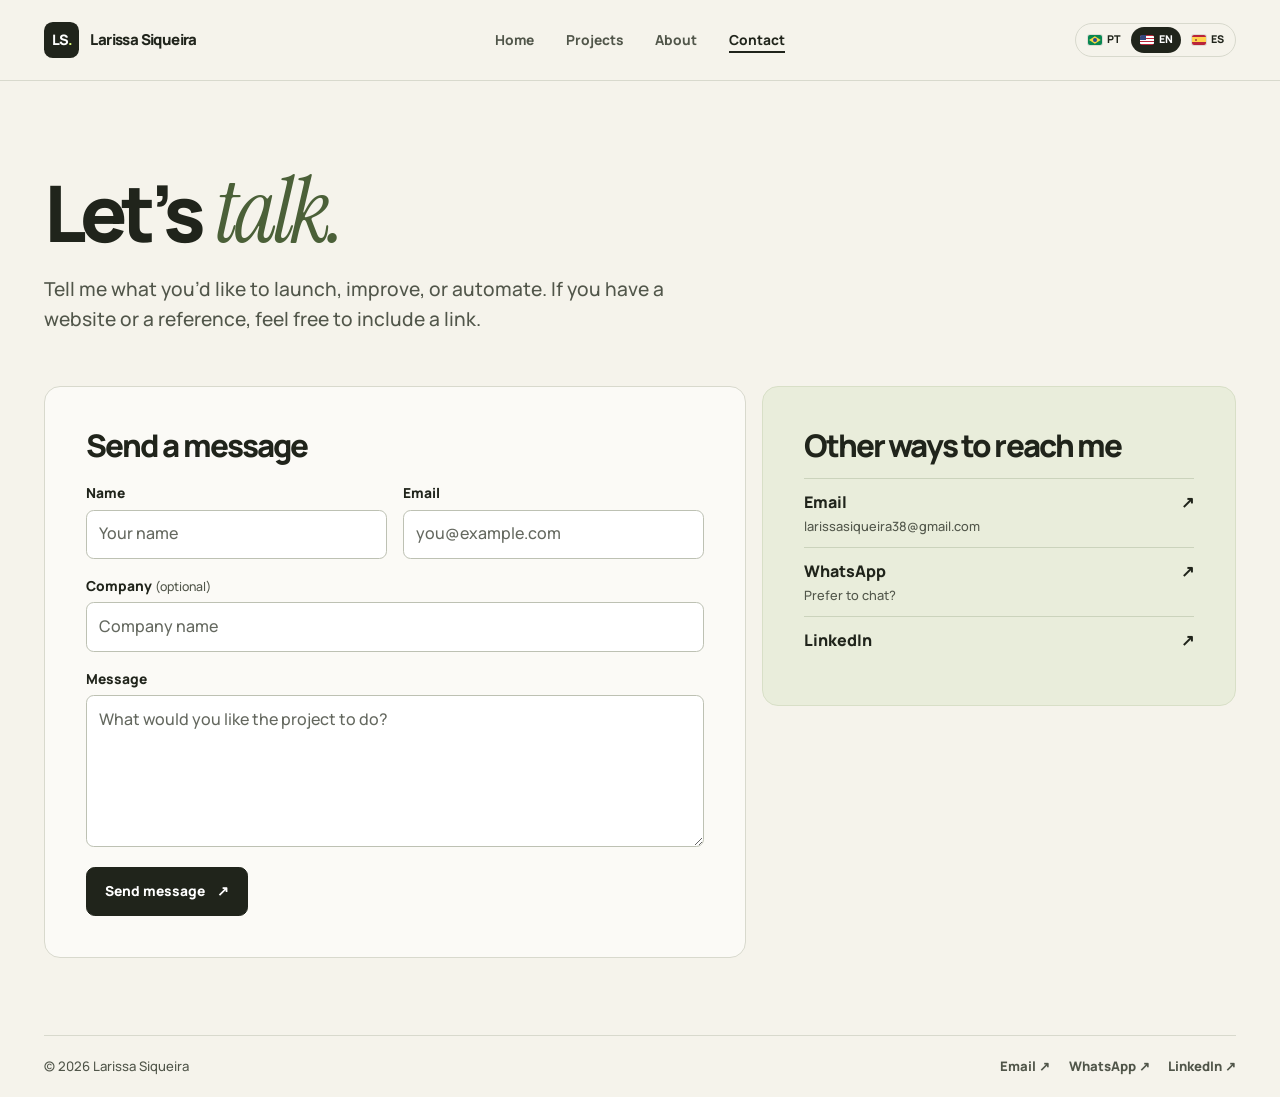
<file: en/contato.html>
<!doctype html>
<html lang="en">
<head>
  <meta charset="utf-8">
  <meta name="viewport" content="width=device-width, initial-scale=1">
  <meta name="google-site-verification" content="0zKNQRGImhDc21jaoIME84ivaAds6Zmp0TI___X3YVc">
  <meta name="description" content="Contact Larissa Siqueira about websites, web applications, and integrations.">
  <meta name="theme-color" content="#f5f3eb">
  <title>Contact — Larissa Siqueira</title>
  <link rel="alternate" hreflang="pt-BR" href="../contato.html">
  <link rel="alternate" hreflang="en" href="../en/contato.html">
  <link rel="alternate" hreflang="es" href="../es/contato.html">
  <link rel="alternate" hreflang="x-default" href="../contato.html">
  <link rel="icon" type="image/png" sizes="64x64" href="../assets/img/favicon.png">
  <link rel="preconnect" href="https://fonts.googleapis.com">
  <link rel="preconnect" href="https://fonts.gstatic.com" crossorigin>
  <link rel="stylesheet" href="https://fonts.googleapis.com/css2?family=Instrument+Serif:ital@1&amp;family=Manrope:wght@400..800&amp;display=swap">
  <link rel="stylesheet" href="../assets/css/main.css">
  <script src="../assets/js/script.js" defer></script>
</head>
<body>
  <a class="skip-link" href="#conteudo">Skip to content</a>
  <header class="site-header">
    <div class="topbar wrap">
      <a class="brand" href="index.html"><span class="brand-mark" aria-hidden="true">LS<span>.</span></span> Larissa Siqueira</a>
      <nav class="main-nav" aria-label="Main navigation">
        <a href="index.html">Home</a>
        <a href="projetos.html">Projects</a>
        <a href="index.html#sobre">About</a>
        <a href="contato.html" aria-current="page">Contact</a>
      </nav>
      <nav class="languages" aria-label="Site language">
        <a href="../contato.html" hreflang="pt-BR" lang="pt-BR" aria-label="Português (Brasil)" title="Português (Brasil)"><span class="flag flag--pt" aria-hidden="true"></span><span aria-hidden="true">PT</span></a>
        <a href="../en/contato.html" hreflang="en" lang="en" aria-label="English" title="English" aria-current="true"><span class="flag flag--en" aria-hidden="true"></span><span aria-hidden="true">EN</span></a>
        <a href="../es/contato.html" hreflang="es" lang="es" aria-label="Español" title="Español"><span class="flag flag--es" aria-hidden="true"></span><span aria-hidden="true">ES</span></a>
      </nav>
    </div>
  </header>
  <main id="conteudo" tabindex="-1" class="page page--contact">
  <header class="page-heading wrap">
    <h1>Let’s <em>talk.</em></h1>
    <p>Tell me what you’d like to launch, improve, or automate. If you have a website or a reference, feel free to include a link.</p>
  </header>
  <div class="contact-grid wrap">
    <section class="contact-form-panel">
      <h2>Send a message</h2>
      <form id="contact-form" action="https://formspree.io/f/xpqodvrk" method="post"
        data-sending="Sending…" data-success="Message sent. I’ll reply to the email address you provided." data-error="Your message couldn’t be sent. Try again or contact me by email."
        data-offline="Connection failed. Check your internet connection and try again." data-required="Fill in this field." data-invalid-email="Enter a valid email address.">
        <input type="hidden" name="_subject" value="New message from the portfolio">
        <div class="form-fields">
          <div class="form-field">
            <label for="nome">Name</label>
            <input id="nome" name="nome" autocomplete="name" placeholder="Your name" required>
          </div>
          <div class="form-field">
            <label for="email">Email</label>
            <input id="email" name="email" type="email" autocomplete="email" placeholder="you@example.com" required>
          </div>
          <div class="form-field form-field--wide">
            <label for="empresa">Company <span>(optional)</span></label>
            <input id="empresa" name="empresa" autocomplete="organization" placeholder="Company name">
          </div>
          <div class="form-field form-field--wide">
            <label for="mensagem">Message</label>
            <textarea id="mensagem" name="mensagem" rows="5" placeholder="What would you like the project to do?" required></textarea>
          </div>
        </div>
        <button class="button" type="submit"><span data-submit-label>Send message</span> <span aria-hidden="true">↗</span></button>
        <p class="form-status" role="status" aria-live="polite" aria-atomic="true"></p>
      </form>
    </section>
    <aside class="contact-direct">
      <h2>Other ways to reach me</h2>
      <ul>
        <li><a href="mailto:larissasiqueira38@gmail.com"><span>Email<small>larissasiqueira38@gmail.com</small></span> <span aria-hidden="true">↗</span></a></li>
        <li><a href="https://wa.me/5548984243166?text=Hi%20Larissa!%20I%20saw%20your%20portfolio%20and%20would%20like%20to%20talk%20about%20a%20project." target="_blank" rel="noopener noreferrer"><span>WhatsApp<small>Prefer to chat?</small></span> <span aria-hidden="true">↗</span></a></li>
        <li><a href="https://linkedin.com/in/larissa-siqueiraa/" target="_blank" rel="noopener noreferrer"><span>LinkedIn</span> <span aria-hidden="true">↗</span></a></li>
      </ul>
    </aside>
  </div>
  </main>
  <footer class="site-footer wrap">
    <p>© 2026 Larissa Siqueira</p>
    <div class="footer-links">
      <a href="mailto:larissasiqueira38@gmail.com">Email <span aria-hidden="true">↗</span></a>
      <a href="https://wa.me/5548984243166?text=Hi%20Larissa!%20I%20saw%20your%20portfolio%20and%20would%20like%20to%20talk%20about%20a%20project." target="_blank" rel="noopener noreferrer">WhatsApp <span aria-hidden="true">↗</span></a>
      <a href="https://linkedin.com/in/larissa-siqueiraa/" target="_blank" rel="noopener noreferrer">LinkedIn <span aria-hidden="true">↗</span></a>
    </div>
  </footer>
</body>
</html>
</file>
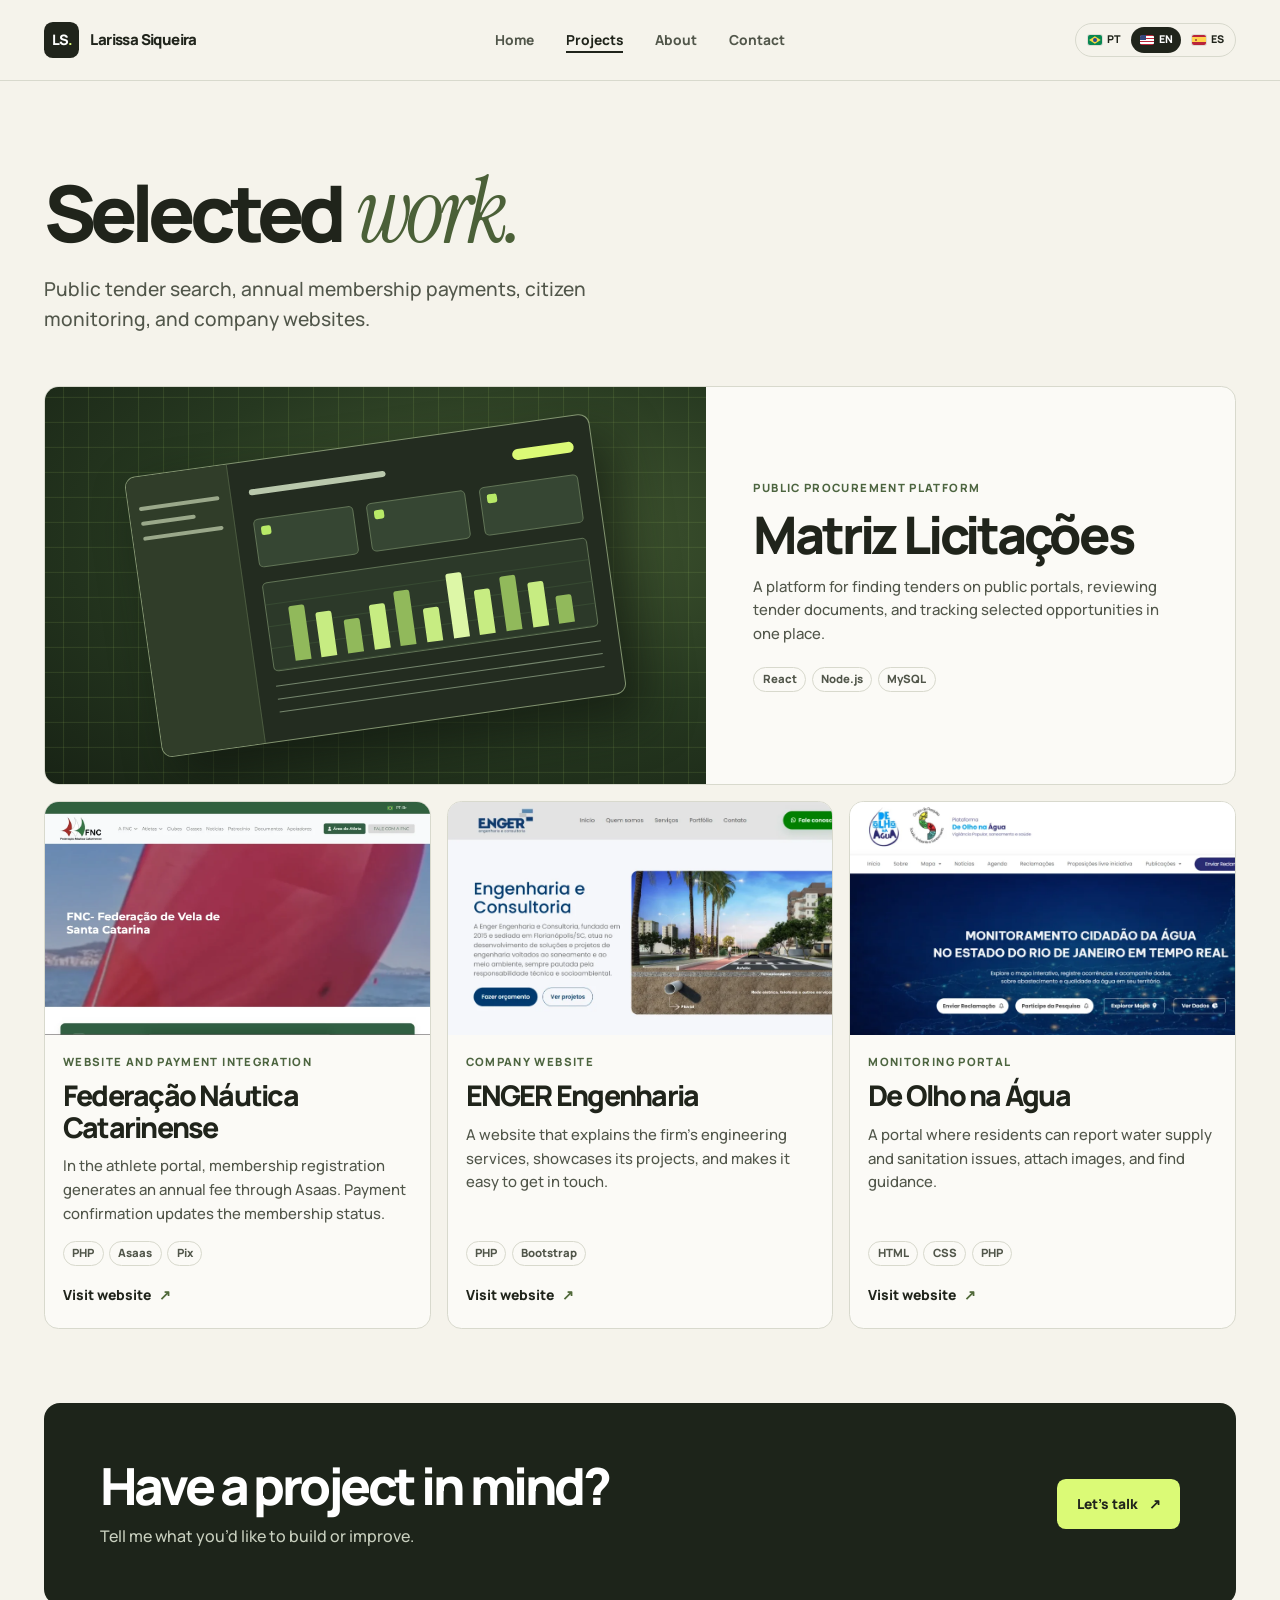
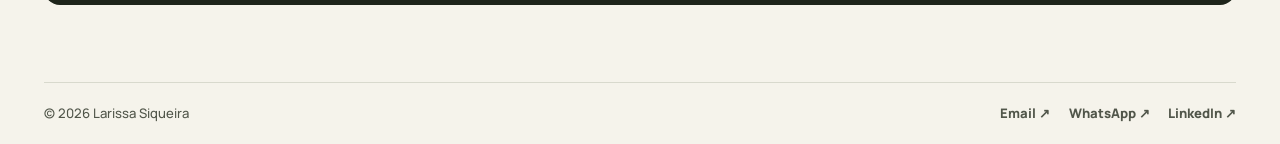
<file: en/projetos.html>
<!doctype html>
<html lang="en">
<head>
  <meta charset="utf-8">
  <meta name="viewport" content="width=device-width, initial-scale=1">
  <meta name="google-site-verification" content="0zKNQRGImhDc21jaoIME84ivaAds6Zmp0TI___X3YVc">
  <meta name="description" content="Explore apps, websites, and portals developed by Larissa Siqueira.">
  <meta name="theme-color" content="#f5f3eb">
  <title>Projects — Larissa Siqueira</title>
  <link rel="alternate" hreflang="pt-BR" href="../projetos.html">
  <link rel="alternate" hreflang="en" href="../en/projetos.html">
  <link rel="alternate" hreflang="es" href="../es/projetos.html">
  <link rel="alternate" hreflang="x-default" href="../projetos.html">
  <link rel="icon" type="image/png" sizes="64x64" href="../assets/img/favicon.png">
  <link rel="preconnect" href="https://fonts.googleapis.com">
  <link rel="preconnect" href="https://fonts.gstatic.com" crossorigin>
  <link rel="stylesheet" href="https://fonts.googleapis.com/css2?family=Instrument+Serif:ital@1&amp;family=Manrope:wght@400..800&amp;display=swap">
  <link rel="stylesheet" href="../assets/css/main.css">
  <script src="../assets/js/script.js" defer></script>
</head>
<body>
  <a class="skip-link" href="#conteudo">Skip to content</a>
  <header class="site-header">
    <div class="topbar wrap">
      <a class="brand" href="index.html"><span class="brand-mark" aria-hidden="true">LS<span>.</span></span> Larissa Siqueira</a>
      <nav class="main-nav" aria-label="Main navigation">
        <a href="index.html">Home</a>
        <a href="projetos.html" aria-current="page">Projects</a>
        <a href="index.html#sobre">About</a>
        <a href="contato.html">Contact</a>
      </nav>
      <nav class="languages" aria-label="Site language">
        <a href="../projetos.html" hreflang="pt-BR" lang="pt-BR" aria-label="Português (Brasil)" title="Português (Brasil)"><span class="flag flag--pt" aria-hidden="true"></span><span aria-hidden="true">PT</span></a>
        <a href="../en/projetos.html" hreflang="en" lang="en" aria-label="English" title="English" aria-current="true"><span class="flag flag--en" aria-hidden="true"></span><span aria-hidden="true">EN</span></a>
        <a href="../es/projetos.html" hreflang="es" lang="es" aria-label="Español" title="Español"><span class="flag flag--es" aria-hidden="true"></span><span aria-hidden="true">ES</span></a>
      </nav>
    </div>
  </header>
  <main id="conteudo" tabindex="-1" class="page page--projects">
  <header class="page-heading wrap">
    <h1>Selected <em>work.</em></h1>
    <p>Public tender search, annual membership payments, citizen monitoring, and company websites.</p>
  </header>
  <section class="project-list wrap" aria-label="Projects">
    <article id="matriz" class="featured-project project-card">
      <div class="project-image project-image--matriz" aria-hidden="true">
        <div class="matrix-window">
          <div class="matrix-side"><i></i><i></i><i></i><i></i></div>
          <div class="matrix-content">
            <div class="matrix-top"><i></i><i></i></div>
            <div class="matrix-tiles"><i></i><i></i><i></i></div>
            <div class="matrix-chart"><i></i><i></i><i></i><i></i><i></i><i></i><i></i><i></i><i></i><i></i><i></i></div>
            <div class="matrix-table"><i></i><i></i><i></i></div>
          </div>
        </div>
      </div>
      <div class="project-card-body">
        <p class="eyebrow">Public procurement platform</p>
        <h2>Matriz Licitações</h2>
        <p>A platform for finding tenders on public portals, reviewing tender documents, and tracking selected opportunities in one place.</p>
        <ul class="tags"><li>React</li><li>Node.js</li><li>MySQL</li></ul>
      </div>
    </article>
    <div class="project-grid project-grid--list">
    <article id="fnc" class="project-card">
      <div class="project-image project-image--fnc">
        <img src="../assets/img/fnc.webp" alt="" width="1320" height="665" loading="lazy" decoding="async">
      </div>
      <div class="project-card-body">
        <p class="eyebrow">Website and payment integration</p>
        <h2>Federação Náutica Catarinense</h2>
        <p>In the athlete portal, membership registration generates an annual fee through Asaas. Payment confirmation updates the membership status.</p>
        <ul class="tags"><li>PHP</li><li>Asaas</li><li>Pix</li></ul>
        <a class="text-link" href="https://velasc.org.br/" target="_blank" rel="noopener noreferrer">Visit website <span aria-hidden="true">↗</span><span class="sr-only"> · Federação Náutica Catarinense</span></a>
      </div>
    </article>
    <article id="enger" class="project-card">
      <div class="project-image project-image--enger">
        <img src="../assets/img/enger.webp" alt="" width="1100" height="552" loading="lazy" decoding="async">
      </div>
      <div class="project-card-body">
        <p class="eyebrow">Company website</p>
        <h2>ENGER Engenharia</h2>
        <p>A website that explains the firm’s engineering services, showcases its projects, and makes it easy to get in touch.</p>
        <ul class="tags"><li>PHP</li><li>Bootstrap</li></ul>
        <a class="text-link" href="https://www.engenhariaenger.com.br/" target="_blank" rel="noopener noreferrer">Visit website <span aria-hidden="true">↗</span><span class="sr-only"> · ENGER Engenharia</span></a>
      </div>
    </article>
    <article id="de-olho-na-agua" class="project-card">
      <div class="project-image project-image--de-olho-na-agua">
        <img src="../assets/img/de-olho-na-agua.webp" alt="" width="1100" height="541" loading="lazy" decoding="async">
      </div>
      <div class="project-card-body">
        <p class="eyebrow">Monitoring portal</p>
        <h2>De Olho na Água</h2>
        <p>A portal where residents can report water supply and sanitation issues, attach images, and find guidance.</p>
        <ul class="tags"><li>HTML</li><li>CSS</li><li>PHP</li></ul>
        <a class="text-link" href="https://www.deolhonaagua.eco.br/portal/" target="_blank" rel="noopener noreferrer">Visit website <span aria-hidden="true">↗</span><span class="sr-only"> · De Olho na Água</span></a>
      </div>
    </article>
    </div>
  </section>
  <section class="callout wrap">
    <div><h2>Have a project in mind?</h2><p>Tell me what you’d like to build or improve.</p></div>
    <a class="button button--lime" href="contato.html">Let’s talk <span aria-hidden="true">↗</span></a>
  </section>
  </main>
  <footer class="site-footer wrap">
    <p>© 2026 Larissa Siqueira</p>
    <div class="footer-links">
      <a href="mailto:larissasiqueira38@gmail.com">Email <span aria-hidden="true">↗</span></a>
      <a href="https://wa.me/5548984243166?text=Hi%20Larissa!%20I%20saw%20your%20portfolio%20and%20would%20like%20to%20talk%20about%20a%20project." target="_blank" rel="noopener noreferrer">WhatsApp <span aria-hidden="true">↗</span></a>
      <a href="https://linkedin.com/in/larissa-siqueiraa/" target="_blank" rel="noopener noreferrer">LinkedIn <span aria-hidden="true">↗</span></a>
    </div>
  </footer>
</body>
</html>
</file>
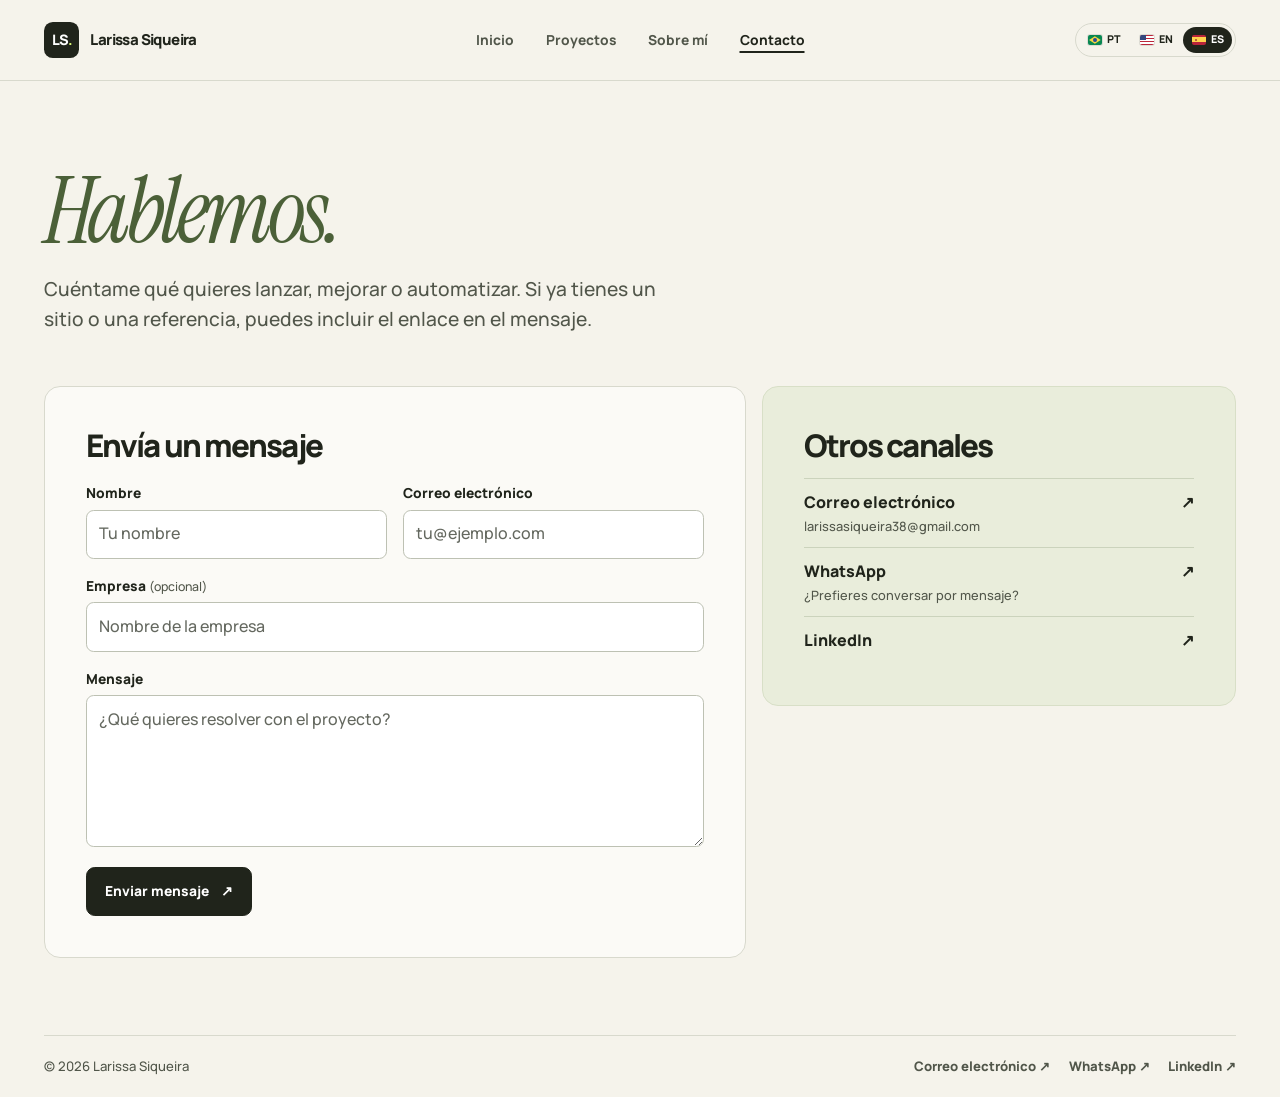
<file: es/contato.html>
<!doctype html>
<html lang="es">
<head>
  <meta charset="utf-8">
  <meta name="viewport" content="width=device-width, initial-scale=1">
  <meta name="google-site-verification" content="0zKNQRGImhDc21jaoIME84ivaAds6Zmp0TI___X3YVc">
  <meta name="description" content="Contacta con Larissa Siqueira para conversar sobre sitios, aplicaciones web e integraciones.">
  <meta name="theme-color" content="#f5f3eb">
  <title>Contacto — Larissa Siqueira</title>
  <link rel="alternate" hreflang="pt-BR" href="../contato.html">
  <link rel="alternate" hreflang="en" href="../en/contato.html">
  <link rel="alternate" hreflang="es" href="../es/contato.html">
  <link rel="alternate" hreflang="x-default" href="../contato.html">
  <link rel="icon" type="image/png" sizes="64x64" href="../assets/img/favicon.png">
  <link rel="preconnect" href="https://fonts.googleapis.com">
  <link rel="preconnect" href="https://fonts.gstatic.com" crossorigin>
  <link rel="stylesheet" href="https://fonts.googleapis.com/css2?family=Instrument+Serif:ital@1&amp;family=Manrope:wght@400..800&amp;display=swap">
  <link rel="stylesheet" href="../assets/css/main.css">
  <script src="../assets/js/script.js" defer></script>
</head>
<body>
  <a class="skip-link" href="#conteudo">Saltar al contenido</a>
  <header class="site-header">
    <div class="topbar wrap">
      <a class="brand" href="index.html"><span class="brand-mark" aria-hidden="true">LS<span>.</span></span> Larissa Siqueira</a>
      <nav class="main-nav" aria-label="Navegación principal">
        <a href="index.html">Inicio</a>
        <a href="projetos.html">Proyectos</a>
        <a href="index.html#sobre">Sobre mí</a>
        <a href="contato.html" aria-current="page">Contacto</a>
      </nav>
      <nav class="languages" aria-label="Idioma del sitio">
        <a href="../contato.html" hreflang="pt-BR" lang="pt-BR" aria-label="Português (Brasil)" title="Português (Brasil)"><span class="flag flag--pt" aria-hidden="true"></span><span aria-hidden="true">PT</span></a>
        <a href="../en/contato.html" hreflang="en" lang="en" aria-label="English" title="English"><span class="flag flag--en" aria-hidden="true"></span><span aria-hidden="true">EN</span></a>
        <a href="../es/contato.html" hreflang="es" lang="es" aria-label="Español" title="Español" aria-current="true"><span class="flag flag--es" aria-hidden="true"></span><span aria-hidden="true">ES</span></a>
      </nav>
    </div>
  </header>
  <main id="conteudo" tabindex="-1" class="page page--contact">
  <header class="page-heading wrap">
    <h1><em>Hablemos.</em></h1>
    <p>Cuéntame qué quieres lanzar, mejorar o automatizar. Si ya tienes un sitio o una referencia, puedes incluir el enlace en el mensaje.</p>
  </header>
  <div class="contact-grid wrap">
    <section class="contact-form-panel">
      <h2>Envía un mensaje</h2>
      <form id="contact-form" action="https://formspree.io/f/xpqodvrk" method="post"
        data-sending="Enviando…" data-success="Mensaje enviado. Responderé al correo que indicaste." data-error="No se pudo enviar el mensaje. Inténtalo de nuevo o escríbeme por correo."
        data-offline="Falló la conexión. Comprueba tu conexión a internet y vuelve a intentarlo." data-required="Completa este campo." data-invalid-email="Ingresa un correo electrónico válido.">
        <input type="hidden" name="_subject" value="Nuevo contacto desde el portafolio">
        <div class="form-fields">
          <div class="form-field">
            <label for="nome">Nombre</label>
            <input id="nome" name="nome" autocomplete="name" placeholder="Tu nombre" required>
          </div>
          <div class="form-field">
            <label for="email">Correo electrónico</label>
            <input id="email" name="email" type="email" autocomplete="email" placeholder="tu@ejemplo.com" required>
          </div>
          <div class="form-field form-field--wide">
            <label for="empresa">Empresa <span>(opcional)</span></label>
            <input id="empresa" name="empresa" autocomplete="organization" placeholder="Nombre de la empresa">
          </div>
          <div class="form-field form-field--wide">
            <label for="mensagem">Mensaje</label>
            <textarea id="mensagem" name="mensagem" rows="5" placeholder="¿Qué quieres resolver con el proyecto?" required></textarea>
          </div>
        </div>
        <button class="button" type="submit"><span data-submit-label>Enviar mensaje</span> <span aria-hidden="true">↗</span></button>
        <p class="form-status" role="status" aria-live="polite" aria-atomic="true"></p>
      </form>
    </section>
    <aside class="contact-direct">
      <h2>Otros canales</h2>
      <ul>
        <li><a href="mailto:larissasiqueira38@gmail.com"><span>Correo electrónico<small>larissasiqueira38@gmail.com</small></span> <span aria-hidden="true">↗</span></a></li>
        <li><a href="https://wa.me/5548984243166?text=%C2%A1Hola%2C%20Larissa!%20Vi%20tu%20portafolio%20y%20me%20gustar%C3%ADa%20hablar%20sobre%20un%20proyecto." target="_blank" rel="noopener noreferrer"><span>WhatsApp<small>¿Prefieres conversar por mensaje?</small></span> <span aria-hidden="true">↗</span></a></li>
        <li><a href="https://linkedin.com/in/larissa-siqueiraa/" target="_blank" rel="noopener noreferrer"><span>LinkedIn</span> <span aria-hidden="true">↗</span></a></li>
      </ul>
    </aside>
  </div>
  </main>
  <footer class="site-footer wrap">
    <p>© 2026 Larissa Siqueira</p>
    <div class="footer-links">
      <a href="mailto:larissasiqueira38@gmail.com">Correo electrónico <span aria-hidden="true">↗</span></a>
      <a href="https://wa.me/5548984243166?text=%C2%A1Hola%2C%20Larissa!%20Vi%20tu%20portafolio%20y%20me%20gustar%C3%ADa%20hablar%20sobre%20un%20proyecto." target="_blank" rel="noopener noreferrer">WhatsApp <span aria-hidden="true">↗</span></a>
      <a href="https://linkedin.com/in/larissa-siqueiraa/" target="_blank" rel="noopener noreferrer">LinkedIn <span aria-hidden="true">↗</span></a>
    </div>
  </footer>
</body>
</html>
</file>
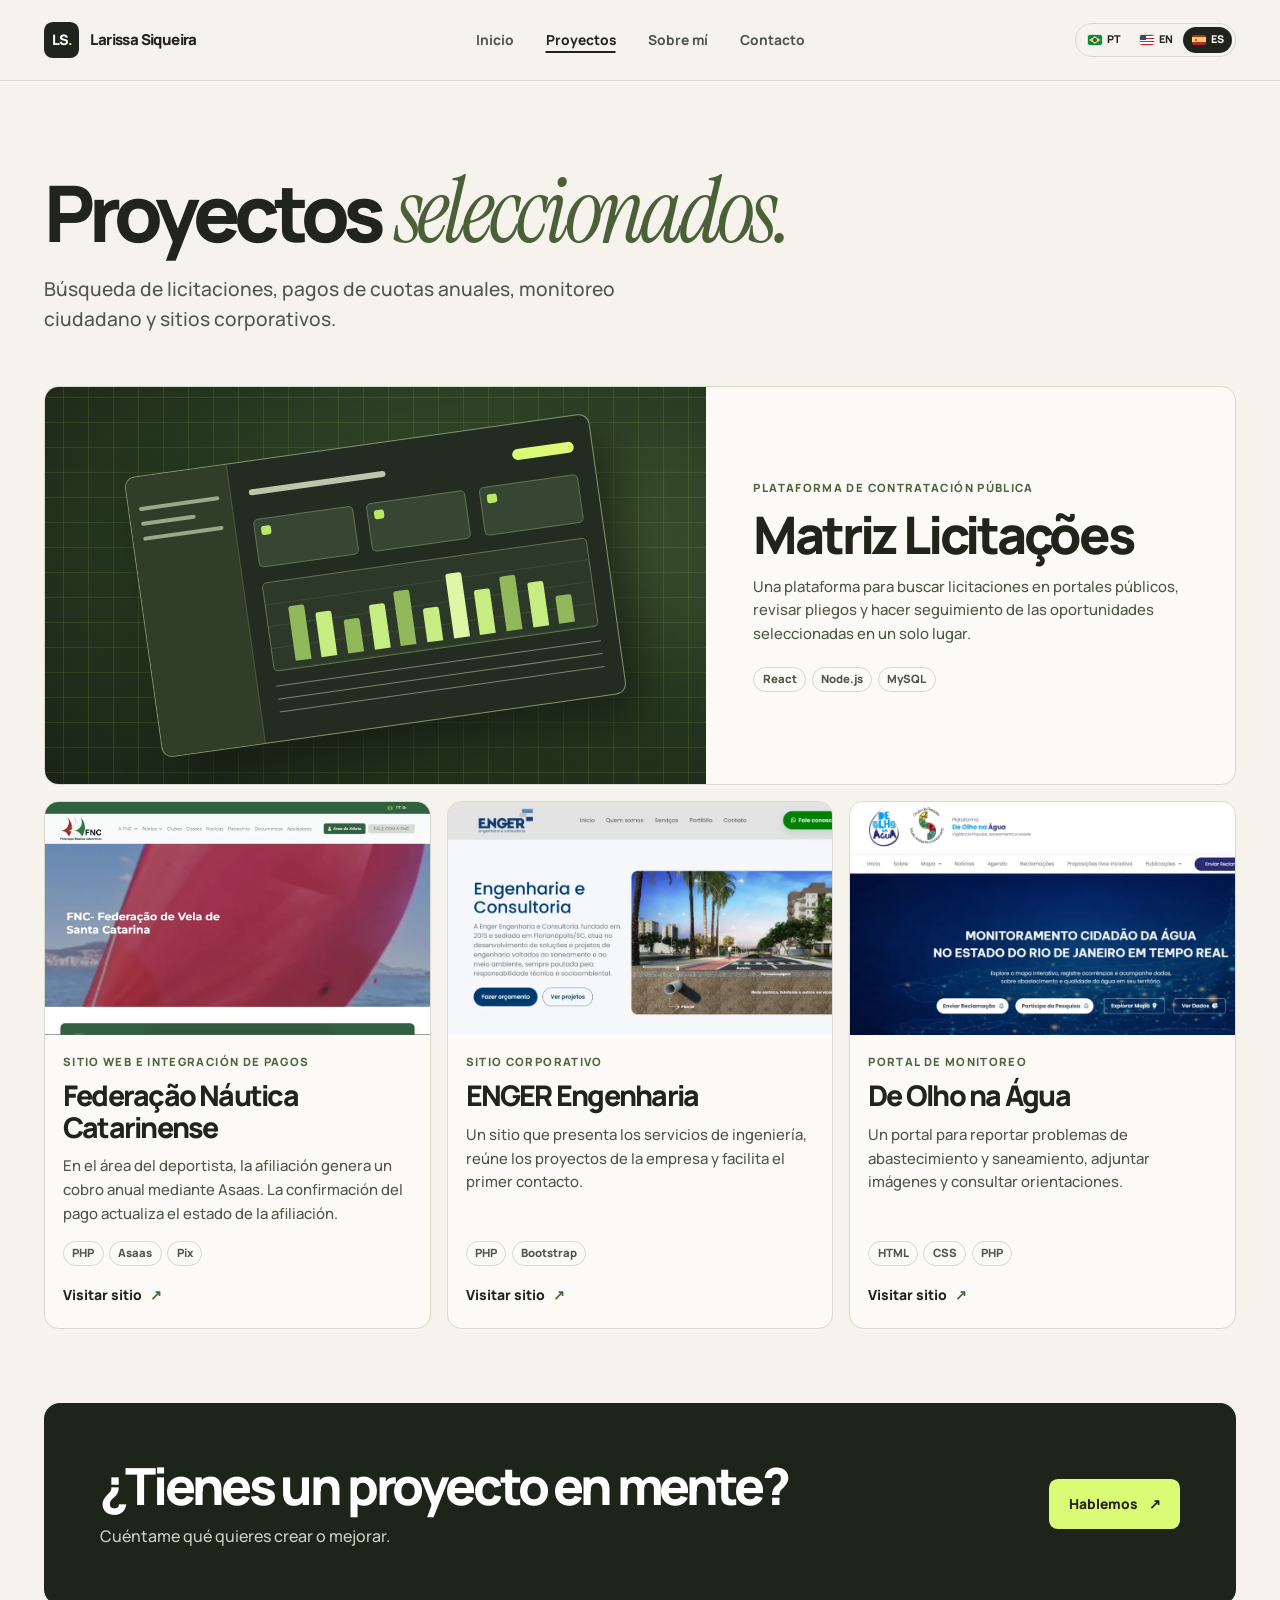
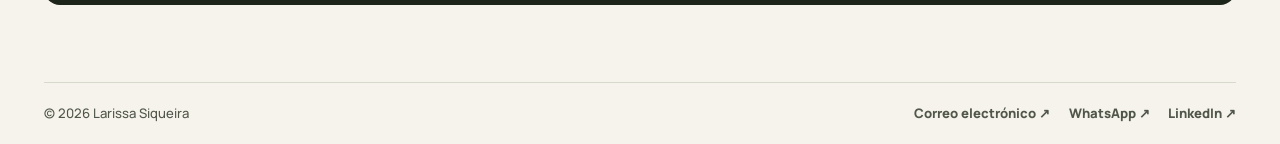
<file: es/projetos.html>
<!doctype html>
<html lang="es">
<head>
  <meta charset="utf-8">
  <meta name="viewport" content="width=device-width, initial-scale=1">
  <meta name="google-site-verification" content="0zKNQRGImhDc21jaoIME84ivaAds6Zmp0TI___X3YVc">
  <meta name="description" content="Conoce aplicaciones, sitios y portales desarrollados por Larissa Siqueira.">
  <meta name="theme-color" content="#f5f3eb">
  <title>Proyectos — Larissa Siqueira</title>
  <link rel="alternate" hreflang="pt-BR" href="../projetos.html">
  <link rel="alternate" hreflang="en" href="../en/projetos.html">
  <link rel="alternate" hreflang="es" href="../es/projetos.html">
  <link rel="alternate" hreflang="x-default" href="../projetos.html">
  <link rel="icon" type="image/png" sizes="64x64" href="../assets/img/favicon.png">
  <link rel="preconnect" href="https://fonts.googleapis.com">
  <link rel="preconnect" href="https://fonts.gstatic.com" crossorigin>
  <link rel="stylesheet" href="https://fonts.googleapis.com/css2?family=Instrument+Serif:ital@1&amp;family=Manrope:wght@400..800&amp;display=swap">
  <link rel="stylesheet" href="../assets/css/main.css">
  <script src="../assets/js/script.js" defer></script>
</head>
<body>
  <a class="skip-link" href="#conteudo">Saltar al contenido</a>
  <header class="site-header">
    <div class="topbar wrap">
      <a class="brand" href="index.html"><span class="brand-mark" aria-hidden="true">LS<span>.</span></span> Larissa Siqueira</a>
      <nav class="main-nav" aria-label="Navegación principal">
        <a href="index.html">Inicio</a>
        <a href="projetos.html" aria-current="page">Proyectos</a>
        <a href="index.html#sobre">Sobre mí</a>
        <a href="contato.html">Contacto</a>
      </nav>
      <nav class="languages" aria-label="Idioma del sitio">
        <a href="../projetos.html" hreflang="pt-BR" lang="pt-BR" aria-label="Português (Brasil)" title="Português (Brasil)"><span class="flag flag--pt" aria-hidden="true"></span><span aria-hidden="true">PT</span></a>
        <a href="../en/projetos.html" hreflang="en" lang="en" aria-label="English" title="English"><span class="flag flag--en" aria-hidden="true"></span><span aria-hidden="true">EN</span></a>
        <a href="../es/projetos.html" hreflang="es" lang="es" aria-label="Español" title="Español" aria-current="true"><span class="flag flag--es" aria-hidden="true"></span><span aria-hidden="true">ES</span></a>
      </nav>
    </div>
  </header>
  <main id="conteudo" tabindex="-1" class="page page--projects">
  <header class="page-heading wrap">
    <h1>Proyectos <em>seleccionados.</em></h1>
    <p>Búsqueda de licitaciones, pagos de cuotas anuales, monitoreo ciudadano y sitios corporativos.</p>
  </header>
  <section class="project-list wrap" aria-label="Proyectos">
    <article id="matriz" class="featured-project project-card">
      <div class="project-image project-image--matriz" aria-hidden="true">
        <div class="matrix-window">
          <div class="matrix-side"><i></i><i></i><i></i><i></i></div>
          <div class="matrix-content">
            <div class="matrix-top"><i></i><i></i></div>
            <div class="matrix-tiles"><i></i><i></i><i></i></div>
            <div class="matrix-chart"><i></i><i></i><i></i><i></i><i></i><i></i><i></i><i></i><i></i><i></i><i></i></div>
            <div class="matrix-table"><i></i><i></i><i></i></div>
          </div>
        </div>
      </div>
      <div class="project-card-body">
        <p class="eyebrow">Plataforma de contratación pública</p>
        <h2>Matriz Licitações</h2>
        <p>Una plataforma para buscar licitaciones en portales públicos, revisar pliegos y hacer seguimiento de las oportunidades seleccionadas en un solo lugar.</p>
        <ul class="tags"><li>React</li><li>Node.js</li><li>MySQL</li></ul>
      </div>
    </article>
    <div class="project-grid project-grid--list">
    <article id="fnc" class="project-card">
      <div class="project-image project-image--fnc">
        <img src="../assets/img/fnc.webp" alt="" width="1320" height="665" loading="lazy" decoding="async">
      </div>
      <div class="project-card-body">
        <p class="eyebrow">Sitio web e integración de pagos</p>
        <h2>Federação Náutica Catarinense</h2>
        <p>En el área del deportista, la afiliación genera un cobro anual mediante Asaas. La confirmación del pago actualiza el estado de la afiliación.</p>
        <ul class="tags"><li>PHP</li><li>Asaas</li><li>Pix</li></ul>
        <a class="text-link" href="https://velasc.org.br/" target="_blank" rel="noopener noreferrer">Visitar sitio <span aria-hidden="true">↗</span><span class="sr-only"> · Federação Náutica Catarinense</span></a>
      </div>
    </article>
    <article id="enger" class="project-card">
      <div class="project-image project-image--enger">
        <img src="../assets/img/enger.webp" alt="" width="1100" height="552" loading="lazy" decoding="async">
      </div>
      <div class="project-card-body">
        <p class="eyebrow">Sitio corporativo</p>
        <h2>ENGER Engenharia</h2>
        <p>Un sitio que presenta los servicios de ingeniería, reúne los proyectos de la empresa y facilita el primer contacto.</p>
        <ul class="tags"><li>PHP</li><li>Bootstrap</li></ul>
        <a class="text-link" href="https://www.engenhariaenger.com.br/" target="_blank" rel="noopener noreferrer">Visitar sitio <span aria-hidden="true">↗</span><span class="sr-only"> · ENGER Engenharia</span></a>
      </div>
    </article>
    <article id="de-olho-na-agua" class="project-card">
      <div class="project-image project-image--de-olho-na-agua">
        <img src="../assets/img/de-olho-na-agua.webp" alt="" width="1100" height="541" loading="lazy" decoding="async">
      </div>
      <div class="project-card-body">
        <p class="eyebrow">Portal de monitoreo</p>
        <h2>De Olho na Água</h2>
        <p>Un portal para reportar problemas de abastecimiento y saneamiento, adjuntar imágenes y consultar orientaciones.</p>
        <ul class="tags"><li>HTML</li><li>CSS</li><li>PHP</li></ul>
        <a class="text-link" href="https://www.deolhonaagua.eco.br/portal/" target="_blank" rel="noopener noreferrer">Visitar sitio <span aria-hidden="true">↗</span><span class="sr-only"> · De Olho na Água</span></a>
      </div>
    </article>
    </div>
  </section>
  <section class="callout wrap">
    <div><h2>¿Tienes un proyecto en mente?</h2><p>Cuéntame qué quieres crear o mejorar.</p></div>
    <a class="button button--lime" href="contato.html">Hablemos <span aria-hidden="true">↗</span></a>
  </section>
  </main>
  <footer class="site-footer wrap">
    <p>© 2026 Larissa Siqueira</p>
    <div class="footer-links">
      <a href="mailto:larissasiqueira38@gmail.com">Correo electrónico <span aria-hidden="true">↗</span></a>
      <a href="https://wa.me/5548984243166?text=%C2%A1Hola%2C%20Larissa!%20Vi%20tu%20portafolio%20y%20me%20gustar%C3%ADa%20hablar%20sobre%20un%20proyecto." target="_blank" rel="noopener noreferrer">WhatsApp <span aria-hidden="true">↗</span></a>
      <a href="https://linkedin.com/in/larissa-siqueiraa/" target="_blank" rel="noopener noreferrer">LinkedIn <span aria-hidden="true">↗</span></a>
    </div>
  </footer>
</body>
</html>
</file>
<file: assets/css/main.css>
:root {
  color-scheme: light;
  --paper: #f5f3eb;
  --panel: #fbfaf6;
  --ink: #20241b;
  --muted: #51564a;
  --line: #d8d9cd;
  --lime: #dbfa76;
  --dark: #1d241a;
  --body-font: 'Manrope', 'Segoe UI', sans-serif;
  --accent-font: 'Instrument Serif', Georgia, serif;
}

*, *::before, *::after { box-sizing: border-box; }
html { scroll-behavior: smooth; }
body { margin: 0; background: var(--paper); color: var(--ink); font: 500 1rem/1.6 var(--body-font); }
a { color: inherit; text-decoration: none; }
button, input, textarea { font: inherit; }
img { display: block; max-width: 100%; }
h1, h2, h3, h4, p { margin: 0; }
:focus-visible { outline: 2px solid #496020; outline-offset: 4px; }
[id] { scroll-margin-top: 1.5rem; }

.wrap { width: min(100% - 5.5rem, 76rem); margin-inline: auto; }
.sr-only, .skip-link:not(:focus) {
  position: absolute; width: 1px; height: 1px; padding: 0; overflow: hidden; clip-path: inset(50%); white-space: nowrap;
}
.skip-link:focus { position: fixed; z-index: 2; top: 1rem; left: 1rem; padding: .6rem 1rem; background: var(--paper); }

.site-header { border-bottom: 1px solid var(--line); }
.topbar { min-height: 5rem; display: grid; grid-template-columns: 1fr auto 1fr; align-items: center; gap: 1.5rem; }
.brand { justify-self: start; display: inline-flex; align-items: center; gap: .7rem; font-size: .94rem; font-weight: 800; white-space: nowrap; letter-spacing: -.04em; }
.brand-mark { display: grid; grid-auto-flow: column; place-content: center; width: 2.2rem; aspect-ratio: 1; border-radius: .55rem; background: var(--ink); color: white; font-size: .9rem; letter-spacing: -.08em; }
.brand-mark span { color: var(--lime); }
.main-nav { display: flex; align-items: center; gap: clamp(.9rem, 2.5vw, 2rem); }
.main-nav a { padding-block: .45rem; color: var(--muted); font-size: .86rem; font-weight: 750; white-space: nowrap; }
.main-nav a:hover, .main-nav a[aria-current] { color: var(--ink); text-decoration: underline; text-underline-offset: .39rem; text-decoration-thickness: 2px; }
.languages { justify-self: end; display: flex; width: max-content; gap: 2px; padding: 3px; border: 1px solid var(--line); border-radius: 3rem; }
.languages a { display: flex; align-items: center; gap: .28rem; padding: .27rem .53rem; border-radius: 3rem; font-size: .67rem; font-weight: 800; }
.languages a:hover { background: #e9ecda; }
.languages a[aria-current] { background: var(--ink); color: #fff; }
.flag { position: relative; display: block; flex: 0 0 .91rem; width: .91rem; aspect-ratio: 1.48; overflow: hidden; border-radius: 2px; box-shadow: 0 0 0 1px #20241b1c; }
.flag::before, .flag::after { position: absolute; content: ''; }
.flag--pt { background: #078752; }
.flag--pt::before { inset: 13% 10%; background: #f9d641; clip-path: polygon(50% 0, 100% 50%, 50% 100%, 0 50%); }
.flag--pt::after { top: 31%; left: 37%; width: 26%; aspect-ratio: 1; border-radius: 50%; background: #254d97; }
.flag--en { background: repeating-linear-gradient(#bc273a 0 7.7%, #fff 7.7% 15.4%); }
.flag--en::before { inset: 0 53% 46% 0; background: #34477d; }
.flag--es { background: linear-gradient(#b9243a 0 25%, #ffd34d 25% 75%, #b9243a 75%); }
.flag--es::before { inset: 38% 64% 37% 24%; background: #a13b36; border-radius: 1px; }

.hero { display: grid; grid-template-columns: minmax(0, 1.1fr) minmax(0, 1fr); align-items: center; gap: clamp(2rem, 5vw, 5.2rem); padding-block: clamp(3.25rem, 7.1vw, 6.4rem) clamp(3.15rem, 6.2vw, 5.4rem); }
.eyebrow { font-size: .71rem; font-weight: 800; letter-spacing: .12em; line-height: 1.4; text-transform: uppercase; }
.role { display: flex; align-items: center; gap: .6rem; margin-bottom: 1.25rem; color: var(--muted); }
.role span, .feature-label span { width: .5rem; aspect-ratio: 1; border-radius: 50%; background: #67843b; }
h1 { font-size: clamp(2.85rem, 6.1vw, 6.05rem); font-weight: 800; letter-spacing: -.075em; word-spacing: .055em; line-height: .96; }
.hero h1 { text-wrap: balance; }
h1 em { display: block; color: #4b6038; font-family: var(--accent-font); font-size: 1.16em; font-weight: 400; line-height: 1.04; letter-spacing: -.052em; }
.hero-intro { max-width: 31rem; margin-top: 1.4rem; color: var(--muted); font-size: clamp(1rem, 1.45vw, 1.13rem); }
.hero-actions { display: flex; align-items: center; flex-wrap: wrap; gap: 1rem 1.55rem; margin-top: 1.8rem; }
.button { display: inline-flex; width: fit-content; min-height: 3.1rem; align-items: center; justify-content: center; gap: .7rem; padding: .65rem 1.16rem; border: 1px solid var(--ink); border-radius: .55rem; background: var(--ink); color: white; cursor: pointer; font-size: .86rem; font-weight: 800; text-align: center; }
.button:hover { background: #394432; border-color: #394432; }
.button:disabled { opacity: .68; cursor: wait; }
.button--lime { background: var(--lime); color: var(--ink); border-color: transparent; }
.button--lime:hover { background: #edfcae; border-color: transparent; }
.button--lime:focus-visible, .hero-feature:focus-visible { outline-color: #758c51; }
.text-link { display: inline-flex; align-items: baseline; gap: .5rem; width: fit-content; font-size: .87rem; font-weight: 800; line-height: 1.45; }
.text-link:hover, .footer-links a:hover { text-decoration: underline; text-underline-offset: .28rem; }
.text-link span[aria-hidden] { color: #506939; flex: none; }

.hero-feature { position: relative; isolation: isolate; display: grid; min-width: 0; min-height: 22.5rem; aspect-ratio: 1.14; overflow: hidden; border: 1px solid #303b25; border-radius: 1.15rem; background: var(--dark); color: #f8faef; }
.hero-feature::after { position: absolute; z-index: -1; inset: 58% 0 0; background: linear-gradient(transparent, #151c14 82%); content: ''; }
.hero-feature .project-image { position: absolute; z-index: -2; inset: 0; height: 100%; aspect-ratio: auto; }
.hero-feature .matrix-window { translate: 0 -.5rem; }
.feature-label { position: absolute; top: 1.3rem; left: 1.4rem; display: flex; align-items: center; gap: .45rem; width: fit-content; padding: .32rem .65rem; border: 1px solid #7e896d; border-radius: 2rem; background: #202819; color: #f4f6e9; font-size: .67rem; font-weight: 800; }
.feature-label span { width: .4rem; background: var(--lime); }
.feature-caption { align-self: end; display: flex; align-items: flex-end; justify-content: space-between; gap: .75rem; padding: 1.2rem 1.35rem; }
.feature-name, .feature-category { display: block; }
.feature-name { font-size: clamp(1.42rem, 2.4vw, 2rem); font-weight: 800; letter-spacing: -.07em; line-height: 1.16; }
.feature-category { margin-top: .35rem; color: #c4cdb8; font-size: .8rem; }
.feature-arrow { display: grid; place-items: center; flex: 0 0 2.8rem; aspect-ratio: 1; border-radius: 50%; background: var(--lime); color: var(--ink); font-size: 1.2rem; transition: background .2s, rotate .2s; }
.hero-feature:hover .feature-arrow { background: #f0ffae; rotate: 8deg; }

.project-image { position: relative; isolation: isolate; display: grid; place-items: center; width: 100%; aspect-ratio: 1.65; overflow: hidden; }
.project-image img { width: 100%; height: 100%; object-fit: cover; object-position: left top; }
.project-image--matriz {
  background:
    linear-gradient(0deg, #a9cf6822 1px, transparent 1px) center / 25px 25px,
    linear-gradient(90deg, #a9cf6822 1px, transparent 1px) center / 25px 25px,
    radial-gradient(ellipse at 70% 38%, #455b33, #263820 54%, #182315 100%);
}
.matrix-window {
  display: grid; grid-template-columns: 22% 1fr; width: 78%; max-width: 32rem; aspect-ratio: 1.66;
  overflow: hidden; border: 1px solid #829470; border-radius: .68rem; background: #232c20;
  box-shadow: 1rem 1.5rem 3rem #10160eb0; rotate: -8deg;
}
.matrix-side { display: grid; grid-auto-rows: .25rem; align-content: start; gap: .68rem; padding: .95rem .65rem; border-right: 1px solid #7b8d685e; background: #303d29; }
.matrix-side i { display: block; border-radius: 2rem; background: #9aa88a; }
.matrix-side i:first-child { width: 75%; margin-bottom: .36rem; background: #d9f58a; }
.matrix-side i:nth-child(3) { width: 68%; }
.matrix-content { display: grid; min-height: 0; grid-template-rows: .7fr 1.35fr 2.5fr 1fr; gap: 6%; padding: 5%; }
.matrix-top { display: flex; align-items: center; justify-content: space-between; }
.matrix-top i { width: 42%; height: 22%; border-radius: 2rem; background: #b9c8ac; }
.matrix-top i + i { width: 19%; height: 44%; background: var(--lime); }
.matrix-tiles { display: grid; grid-template-columns: repeat(3, 1fr); gap: 4%; }
.matrix-tiles i, .matrix-chart { min-height: 0; border: 1px solid #617456; border-radius: .32rem; background: #364633; }
.matrix-tiles i::before { position: absolute; display: block; width: .6rem; aspect-ratio: 1; margin: .4rem; border-radius: .15rem; background: #b8e967; content: ''; }
.matrix-chart { display: flex; align-items: flex-end; justify-content: space-around; padding: 2% 5%; background: repeating-linear-gradient(to top, #374a32 0 1px, #2c3929 1px 25%); }
.matrix-chart i { width: 5.5%; height: 38%; border-radius: .16rem .16rem 0 0; background: #91b95b; }
.matrix-chart i:nth-child(2n) { height: 60%; background: #c7ec82; }
.matrix-chart i:nth-child(3n) { height: 46%; }
.matrix-chart i:nth-child(4n + 1) { height: 74%; }
.matrix-chart i:nth-child(7n) { height: 87%; background: #ddf7a7; }
.matrix-table { display: grid; gap: .15rem; }
.matrix-table i { min-height: 1px; border-top: 1px solid #75866d; }
.project-image--fnc img { object-position: center top; }

.work-section { padding-top: 1.85rem; border-top: 1px solid var(--line); }
.section-heading { display: flex; justify-content: space-between; align-items: baseline; gap: 1rem; margin-bottom: 1.37rem; }
.section-heading h2, .about h2, .callout h2 { font-size: clamp(1.8rem, 4.1vw, 3.2rem); letter-spacing: -.062em; font-weight: 800; line-height: 1.05; }
.project-grid { display: grid; grid-template-columns: repeat(3, minmax(0, 1fr)); gap: 1rem; }
.project-card { display: flex; min-width: 0; flex-direction: column; overflow: hidden; border: 1px solid var(--line); border-radius: .9rem; background: var(--panel); }
.project-card:target { border-color: #71854b; box-shadow: 0 0 0 2px #71854b; }
.project-card-body { display: flex; flex: 1; flex-direction: column; align-items: flex-start; gap: .69rem; padding: 1.15rem 1.12rem 1.24rem; }
.project-card-body .eyebrow { color: #4d6540; }
.project-card-body h2, .project-card-body h3 { font-size: clamp(1.25rem, 2.3vw, 1.78rem); font-weight: 800; line-height: 1.1; letter-spacing: -.062em; }
.project-card-body > p:not(.eyebrow) { color: var(--muted); font-size: .93rem; }
.tags { display: flex; flex-wrap: wrap; gap: .35rem; margin: 0; margin-top: auto; padding: .28rem 0 0; list-style: none; }
.tags li { padding: .14rem .52rem; border: 1px solid var(--line); border-radius: 1rem; color: var(--muted); font-size: .71rem; font-weight: 800; }
.project-card-body .text-link { margin-top: .35rem; padding: .18rem 0; }

.about { display: grid; grid-template-columns: .9fr 1fr; gap: clamp(2rem, 7vw, 7rem); margin-top: clamp(3rem, 7.8vw, 6.8rem); padding: clamp(1.35rem, 4vw, 3.3rem); border: 1px solid #d8dfc7; border-radius: 1rem; background: #e9eddb; }
.about-intro p { max-width: 39ch; margin-top: .95rem; color: #454c3c; }
.services > .eyebrow { margin-bottom: .65rem; color: #425438; }
.services ul { margin: 0; padding: 0; list-style: none; }
.services li { padding: .65rem 0; border-top: 1px solid #cbd3bc; }
.services li:last-child { padding-bottom: 0; }
.services h4 { font-size: .97rem; font-weight: 800; }
.services li p { margin-top: .14rem; color: #454c3c; font-size: .9rem; }
.callout { display: flex; align-items: center; justify-content: space-between; gap: 1.5rem; margin-top: clamp(2.75rem, 5.8vw, 4.85rem); padding: clamp(1.4rem, 4.35vw, 3.7rem); border-radius: 1rem; background: var(--dark); color: white; }
.callout p { margin-top: .7rem; color: #c9d0bf; }
.callout .button { flex-shrink: 0; }
.site-footer { display: flex; flex-wrap: wrap; justify-content: space-between; align-items: baseline; gap: .65rem 1.2rem; margin-top: clamp(2.8rem, 6vw, 5rem); padding-block: 1.25rem; border-top: 1px solid var(--line); color: var(--muted); font-size: .82rem; }
.footer-links { display: flex; flex-wrap: wrap; gap: .65rem 1.15rem; font-weight: 800; }
.footer-links a { white-space: nowrap; }

.page-heading { padding-block: clamp(2.8rem, 6.5vw, 5.75rem) clamp(1.7rem, 4vw, 3.3rem); }
.page-heading h1 em { display: inline; }
.page-heading p { max-width: 53ch; margin-top: .95rem; color: var(--muted); font-size: clamp(1rem, 1.6vw, 1.2rem); }
.featured-project { display: grid; grid-template-columns: minmax(0, 1.25fr) minmax(0, 1fr); margin-bottom: 1rem; }
.featured-project .project-image { aspect-ratio: auto; min-height: clamp(15rem, 31vw, 26rem); }
.featured-project .matrix-window { width: 71%; }
.featured-project .project-card-body { justify-content: center; padding: clamp(1.2rem, 3.7vw, 3rem); }
.featured-project h2 { font-size: clamp(1.65rem, 4.05vw, 3.35rem); }
.featured-project .tags { margin-top: .35rem; }

.contact-grid { display: grid; grid-template-columns: minmax(0, 1.48fr) minmax(0, 1fr); align-items: start; gap: 1rem; }
.contact-form-panel, .contact-direct { padding: clamp(1.15rem, 3.5vw, 2.55rem); border: 1px solid var(--line); border-radius: 1rem; background: var(--panel); }
.contact-form-panel h2, .contact-direct h2 { font-size: clamp(1.32rem, 2.6vw, 1.95rem); font-weight: 800; line-height: 1.1; letter-spacing: -.06em; }
.form-fields { display: grid; grid-template-columns: repeat(2, minmax(0, 1fr)); gap: 1rem; margin: 1.25rem 0; }
.form-field { display: grid; gap: .33rem; }
.form-field--wide { grid-column: 1 / -1; }
.form-field label { font-weight: 800; font-size: .86rem; }
.form-field label span { color: var(--muted); font-size: .77rem; font-weight: 500; }
.form-field input, .form-field textarea { width: 100%; min-height: 2.9rem; padding: .68rem .76rem; border: 1px solid #bdc1b3; border-radius: .48rem; background: #fff; color: var(--ink); font-size: max(1rem, 16px); }
.form-field textarea { resize: vertical; }
.form-field ::placeholder { color: #64685f; opacity: 1; }
.form-status:not(:empty) { margin-top: .85rem; padding: .65rem .8rem; border-radius: .4rem; background: #e8efd8; color: #35462d; font-size: .9rem; }
.form-status[data-state='error'] { background: #f8e9e6; color: #892d24; }
.contact-direct { border-color: #d8dfc7; background: #e9eddb; }
.contact-direct ul { margin: 1rem 0 0; padding: 0; list-style: none; }
.contact-direct li { border-top: 1px solid #cbd3bc; }
.contact-direct a { display: flex; justify-content: space-between; gap: .6rem; padding: .68rem 0; font-weight: 800; }
.contact-direct a:hover { text-decoration: underline; text-underline-offset: .26rem; }
.contact-direct small { display: block; color: var(--muted); font-size: .8rem; font-weight: 500; overflow-wrap: anywhere; }

@media (max-width: 900px) {
  .wrap { width: min(100% - 3rem, 76rem); }
  .topbar { gap: .85rem; }
  .hero { gap: 1.6rem; }
  .hero-feature { min-height: 18rem; }
  .feature-label { top: 1rem; left: 1rem; }
  .feature-caption { padding: .95rem; }
  .project-card-body { padding-inline: .9rem; }
}

@media (max-width: 700px) {
  .wrap { width: calc(100% - 2rem); }
  .topbar { min-height: auto; grid-template-columns: 1fr auto; gap: .45rem .5rem; padding-top: .85rem; }
  .main-nav { grid-column: 1 / -1; grid-row: 2; justify-content: space-between; gap: .45rem; }
  .main-nav a { padding: .48rem 0 .66rem; }
  .languages a { padding-inline: .33rem; }
  .hero { grid-template-columns: 1fr; padding-block: 2.3rem 2.4rem; }
  .hero h1 { font-size: clamp(2.75rem, 10vw, 4.6rem); text-wrap: initial; }
  .hero-feature { min-height: 0; aspect-ratio: 1.34; }
  .hero-feature .matrix-window { width: 68%; }
  .role { margin-bottom: .8rem; }
  .hero-intro { margin-top: .9rem; }
  .hero-actions { margin-top: 1.1rem; }
  .section-heading { align-items: flex-start; }
  .section-heading h2 { font-size: clamp(1.7rem, 6vw, 2.3rem); }
  .section-heading .text-link { flex: 0 0 auto; max-width: 40%; text-align: right; }
  .project-grid { grid-template-columns: repeat(2, minmax(0, 1fr)); }
  .about, .contact-grid { grid-template-columns: 1fr; }
  .about { gap: 1.25rem; }
  .about-intro p { max-width: none; }
  .callout { align-items: flex-start; flex-direction: column; }
  .featured-project { grid-template-columns: 1fr; }
  .featured-project .project-image { min-height: 0; aspect-ratio: 1.6; }
  .featured-project .matrix-window { width: 68%; }
}

@media (max-width: 475px) {
  .project-grid, .form-fields { grid-template-columns: 1fr; }
  .project-card-body { padding-inline: 1rem; }
  .project-image { aspect-ratio: 1.8; }
  .section-heading { flex-direction: column; gap: .55rem; }
  .section-heading .text-link { max-width: none; text-align: left; }
  .feature-arrow { flex-basis: 2.25rem; }
  .brand { gap: .42rem; font-size: .84rem; }
  .brand-mark { width: 1.9rem; }
  .languages a { gap: .17rem; }
}

@media (prefers-reduced-motion: reduce) {
  html { scroll-behavior: auto; }
  .feature-arrow { transition: none; }
}
</file>
